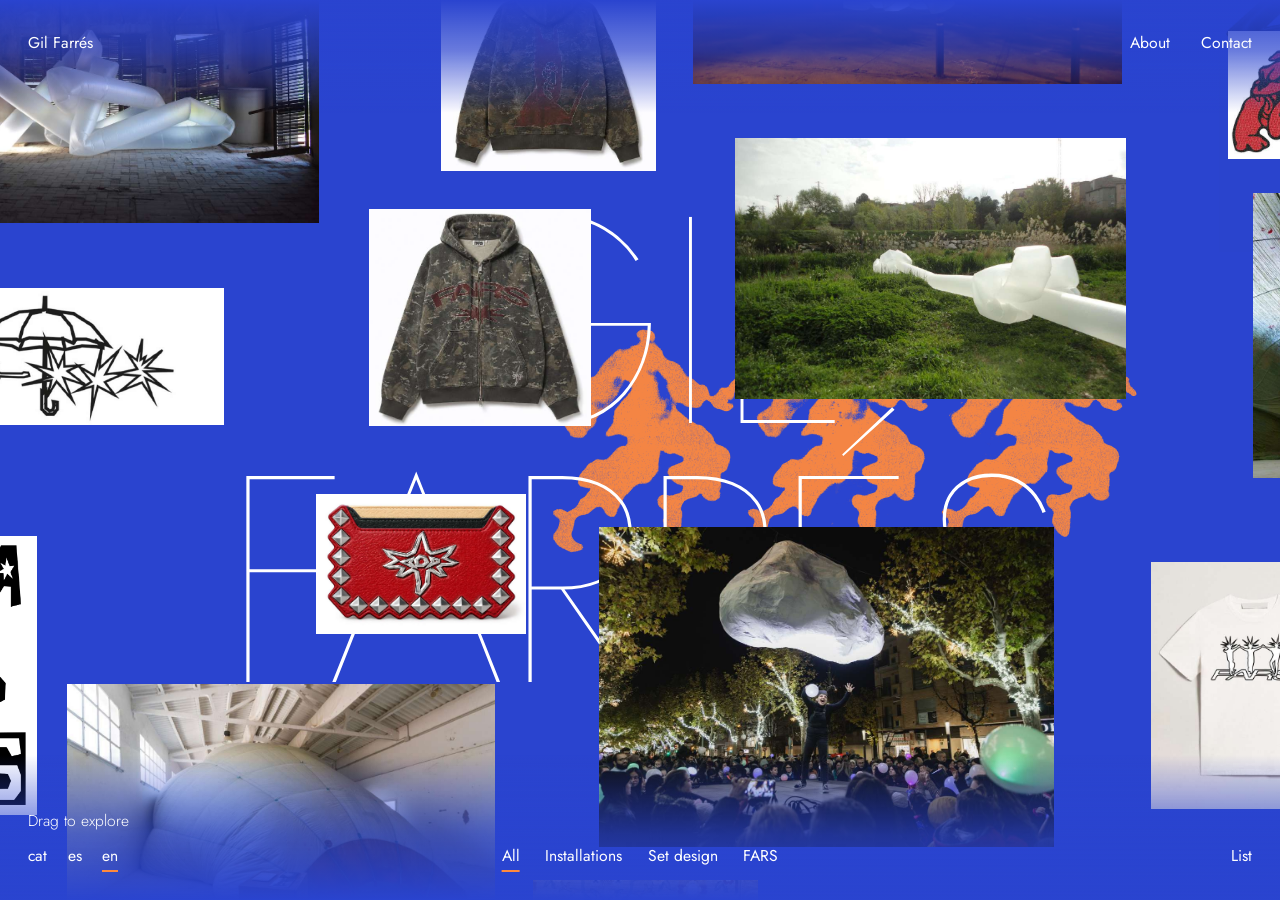
<file: docs/index.html>
<!doctype html>
<html lang="ca">
<head>
  <meta charset="utf-8">
  <meta name="viewport" content="width=device-width, initial-scale=1, viewport-fit=cover">
  <title>Gil Farrés · Taller</title>
  <meta name="description" content="Taula de treball de Gil Farrés: instal·lacions, escenografia i la marca FARS.">
  <meta name="robots" content="noindex, nofollow">
  <meta name="theme-color" content="#2a44cf">
  <link rel="icon" href="assets/favicon.svg" type="image/svg+xml">
  <link rel="preload" href="assets/fonts/jost-latin-wght-normal.woff2" as="font" type="font/woff2" crossorigin>
  <link rel="stylesheet" href="assets/css/base.css">
  <link rel="stylesheet" href="assets/css/viewer.css">
  <link rel="stylesheet" href="assets/css/taller.css">
  <!-- Ordre important: data.js crea GIL i comença a descarregar el contingut (docs/content/*.json);
       i18n.js hi afegeix l'idioma; taller.js espera GIL.ready i construeix la pàgina. -->
  <script src="assets/js/data.js"></script>
  <script src="assets/js/viewer.js"></script>
  <script src="assets/js/i18n.js" defer></script>
  <script src="assets/js/taller.js" defer></script>
</head>
<body data-view="canvas">
  <a class="skip-link" href="#llista" data-i18n="skip">Salta a la llista d’obres</a>

  <!-- Filtre SVG: converteix un dibuix negre sobre blanc en traç taronja transparent (capa d'accent del fons) -->
  <svg width="0" height="0" style="position:absolute" aria-hidden="true" focusable="false">
    <!-- La regió del filtre = la caixa de la imatge. Per defecte s'estén un 10 % més i, com que la fórmula
         converteix el «negre transparent» en taronja opac, apareixien franges massisses a les vores. -->
    <filter id="tint-orange" x="0" y="0" width="100%" height="100%" color-interpolation-filters="sRGB">
      <feColorMatrix type="matrix" values="0 0 0 0 1   0 0 0 0 0.541   0 0 0 0 0.239   -0.2976 -1.0013 -0.1011 0 1.25"/>
    </filter>
  </svg>

  <h1 class="wordmark">
    <span>GIL</span>
    <span>FARRÉS</span>
  </h1>

  <!-- El taulell: dues capes que es mouen a velocitats diferents.
       La del fons és germana (no filla) perquè el multiply es fongui amb el blau i amb el nom. -->
  <div class="world world--back" aria-hidden="true">
    <div class="layer" id="layer-back"></div>
  </div>
  <div class="world world--accent" aria-hidden="true">
    <div class="layer" id="layer-accent"></div>
  </div>
  <div class="world" id="world" data-i18n-aria="world_aria" aria-label="Taula de treball. Arrossega per explorar les obres.">
    <div class="layer" id="layer-main"></div>
  </div>

  <header class="ui ui--top">
    <button class="ui__home" type="button" id="home">Gil Farrés</button>
    <nav class="ui__nav" data-i18n-aria="nav_aria" aria-label="Informació">
      <button type="button" id="open-about" data-i18n="about">Sobre mi</button>
      <a href="mailto:gilfarres@gmail.com" data-i18n="contact">Contacte</a>
    </nav>
  </header>

  <div class="ui ui--bottom">
    <!-- Abaix a l'esquerra: idioma (en contrapunt al botó Llista/Taulell de la dreta) -->
    <div class="ui__left">
      <p class="hint" id="hint" data-i18n="hint">Arrossega per explorar</p>
      <!-- El nom visible és el codi curt; el nom accessible és l'idioma sencer (comença igual: «Català», «Español», «English») -->
      <div class="langs" role="group" data-i18n-aria="lang_aria" aria-label="Llengua">
        <button type="button" data-lang="ca" lang="ca" aria-label="Català" aria-pressed="true">cat</button>
        <button type="button" data-lang="es" lang="es" aria-label="Español" aria-pressed="false">es</button>
        <button type="button" data-lang="en" lang="en" aria-label="English" aria-pressed="false">en</button>
      </div>
    </div>
    <div class="filters" role="group" data-i18n-aria="filters_aria" aria-label="Filtra les obres" id="filters"></div>
    <button class="viewtoggle" type="button" id="viewtoggle" aria-pressed="false">Llista</button>
  </div>

  <!-- Vista alternativa en llista (teclat, lectors de pantalla, moviment reduït) -->
  <main class="list" id="llista" hidden></main>

  <dialog class="about" id="about" aria-labelledby="about-t"></dialog>

  <!-- Sense JavaScript no hi ha selector d'idioma: el missatge surt en els tres -->
  <noscript><p style="position:fixed;inset:auto 1rem 1rem;color:#fff">Aquest web necessita JavaScript per mostrar les obres. · Esta web necesita JavaScript para mostrar las obras. · This site needs JavaScript to show the works.</p></noscript>
</body>
</html>
</file>
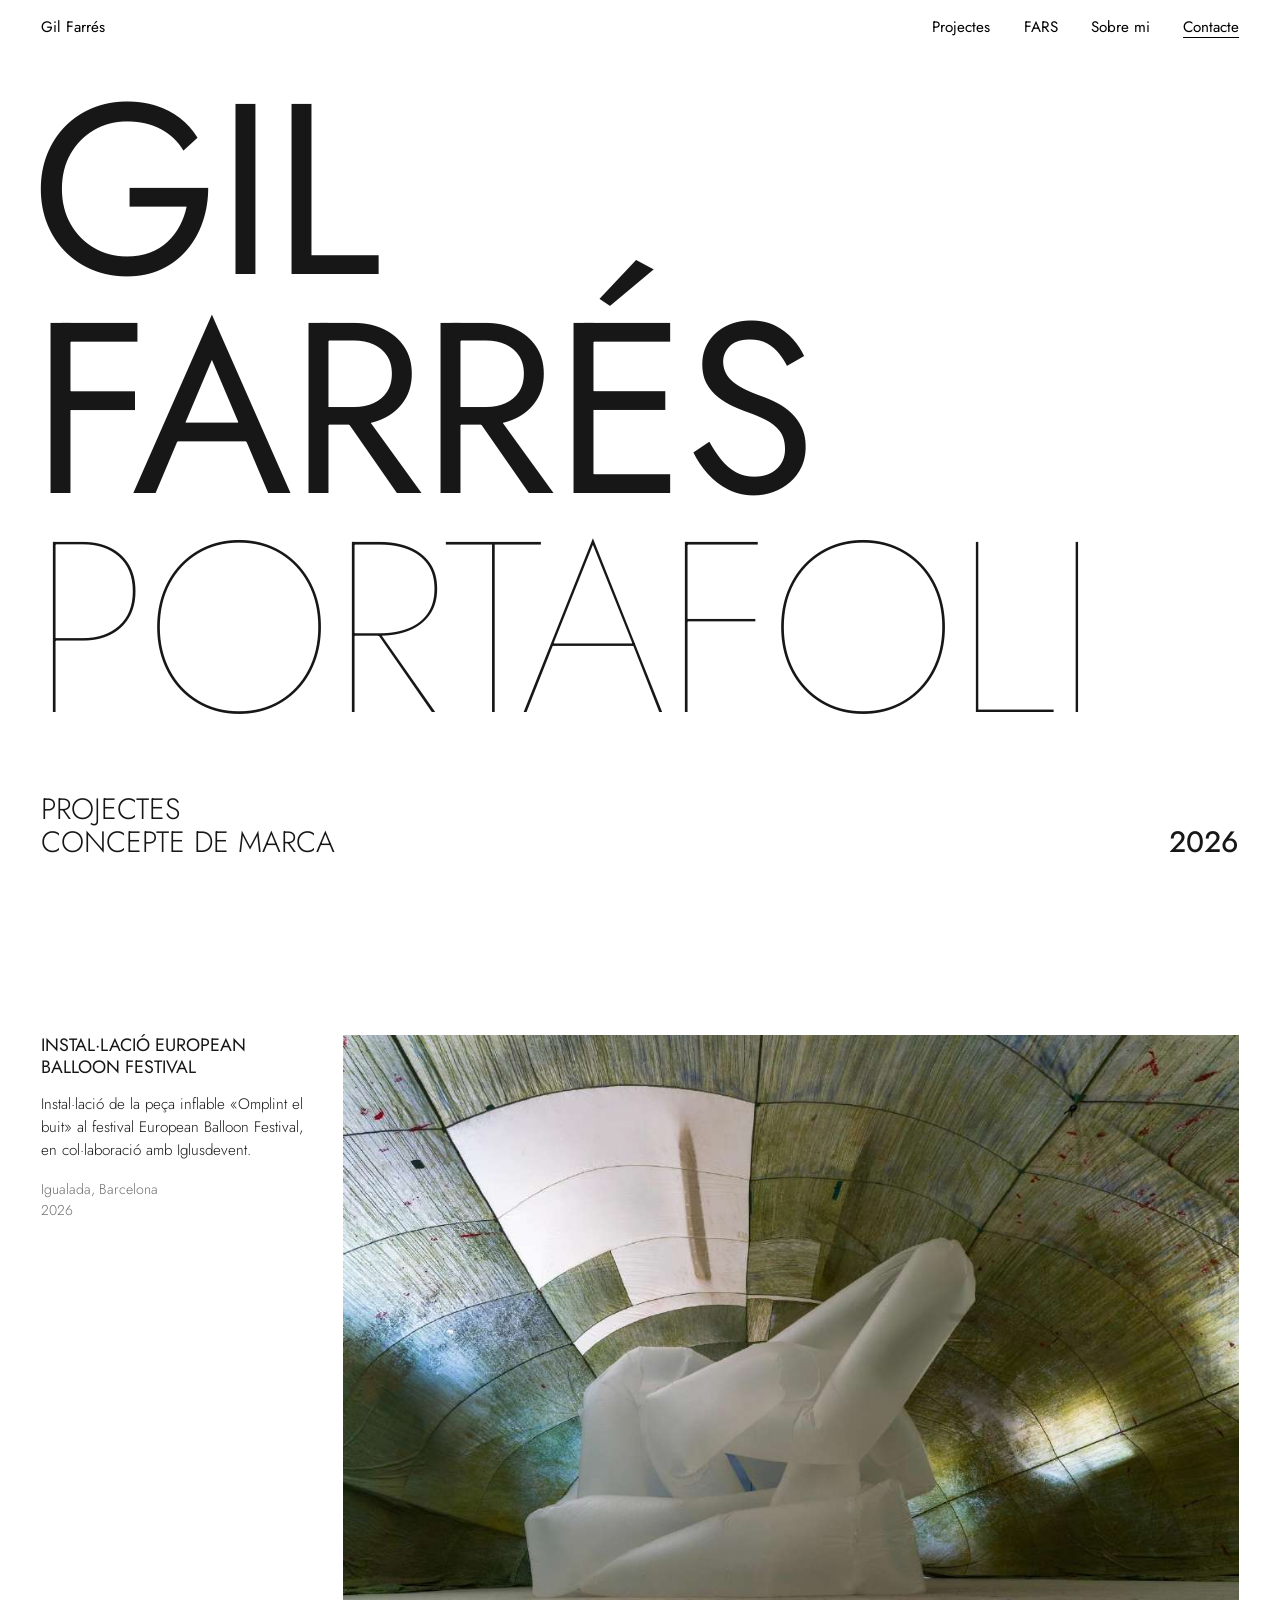
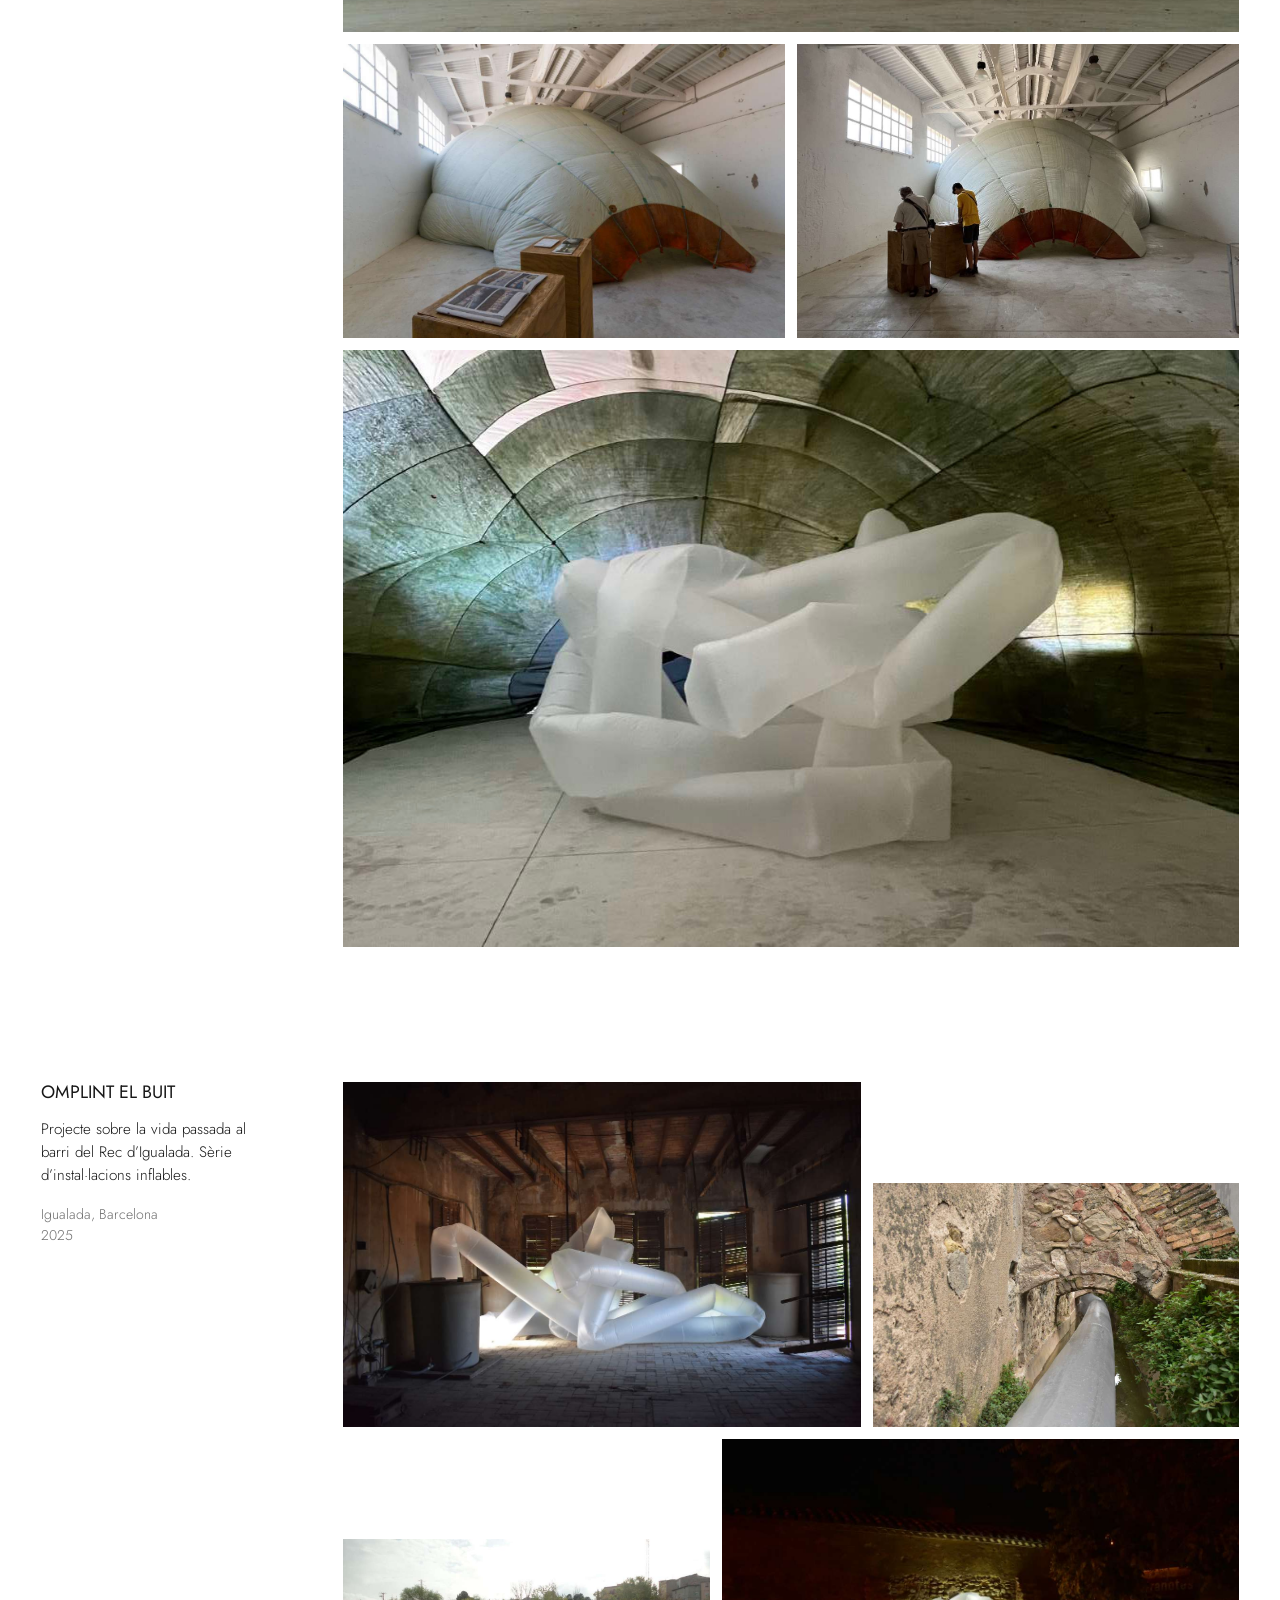
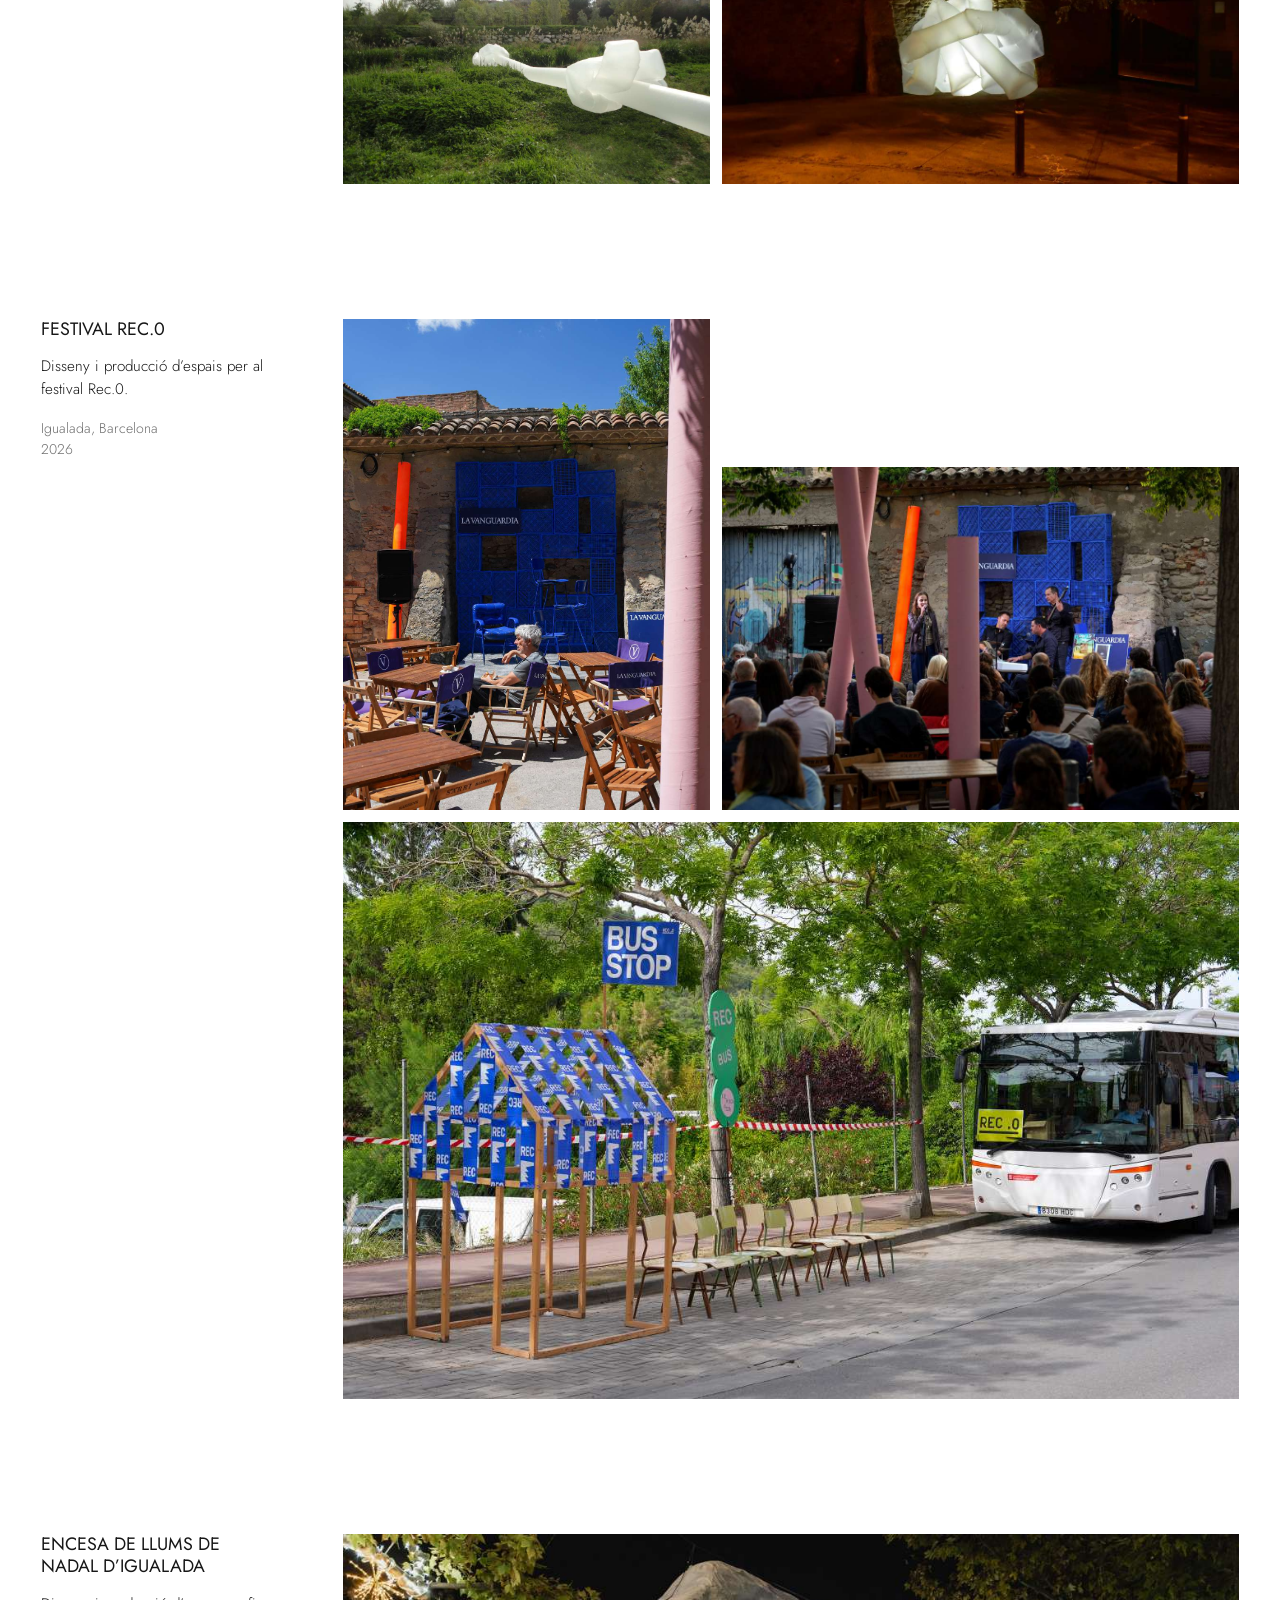
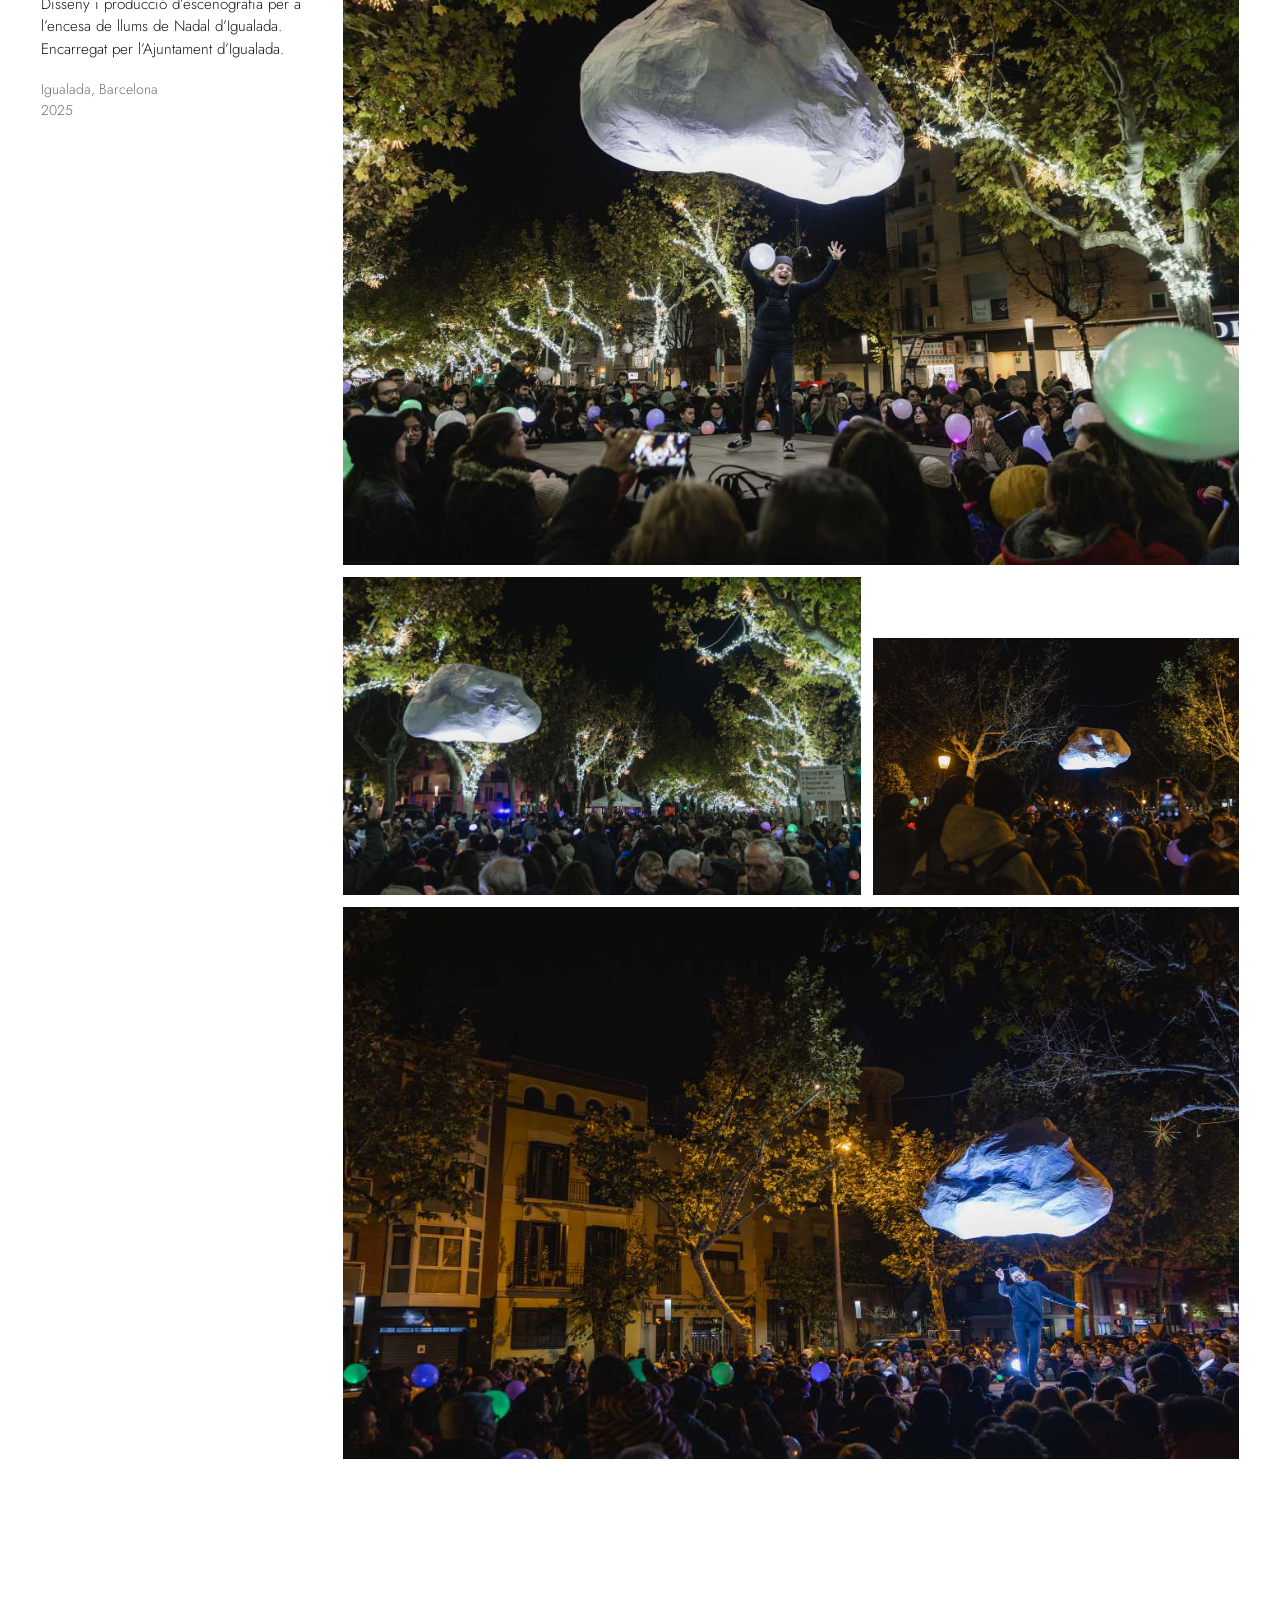
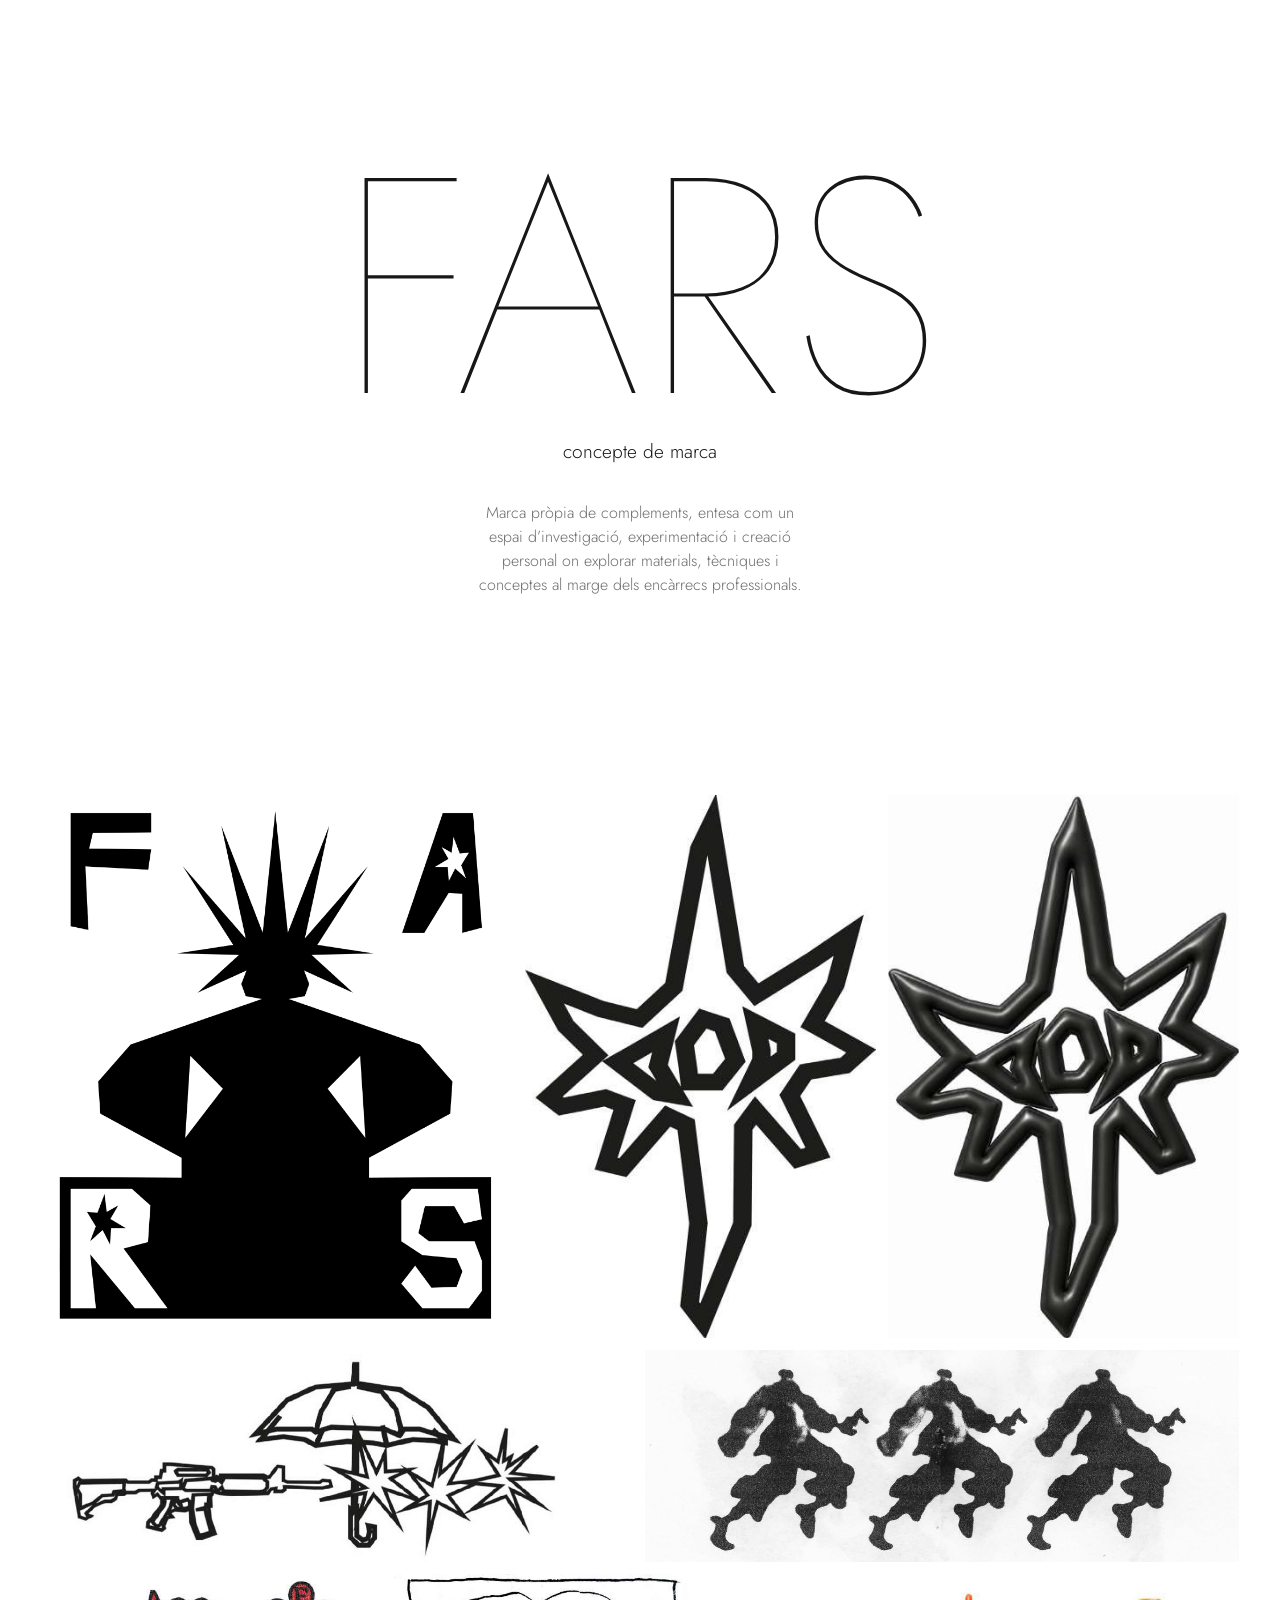
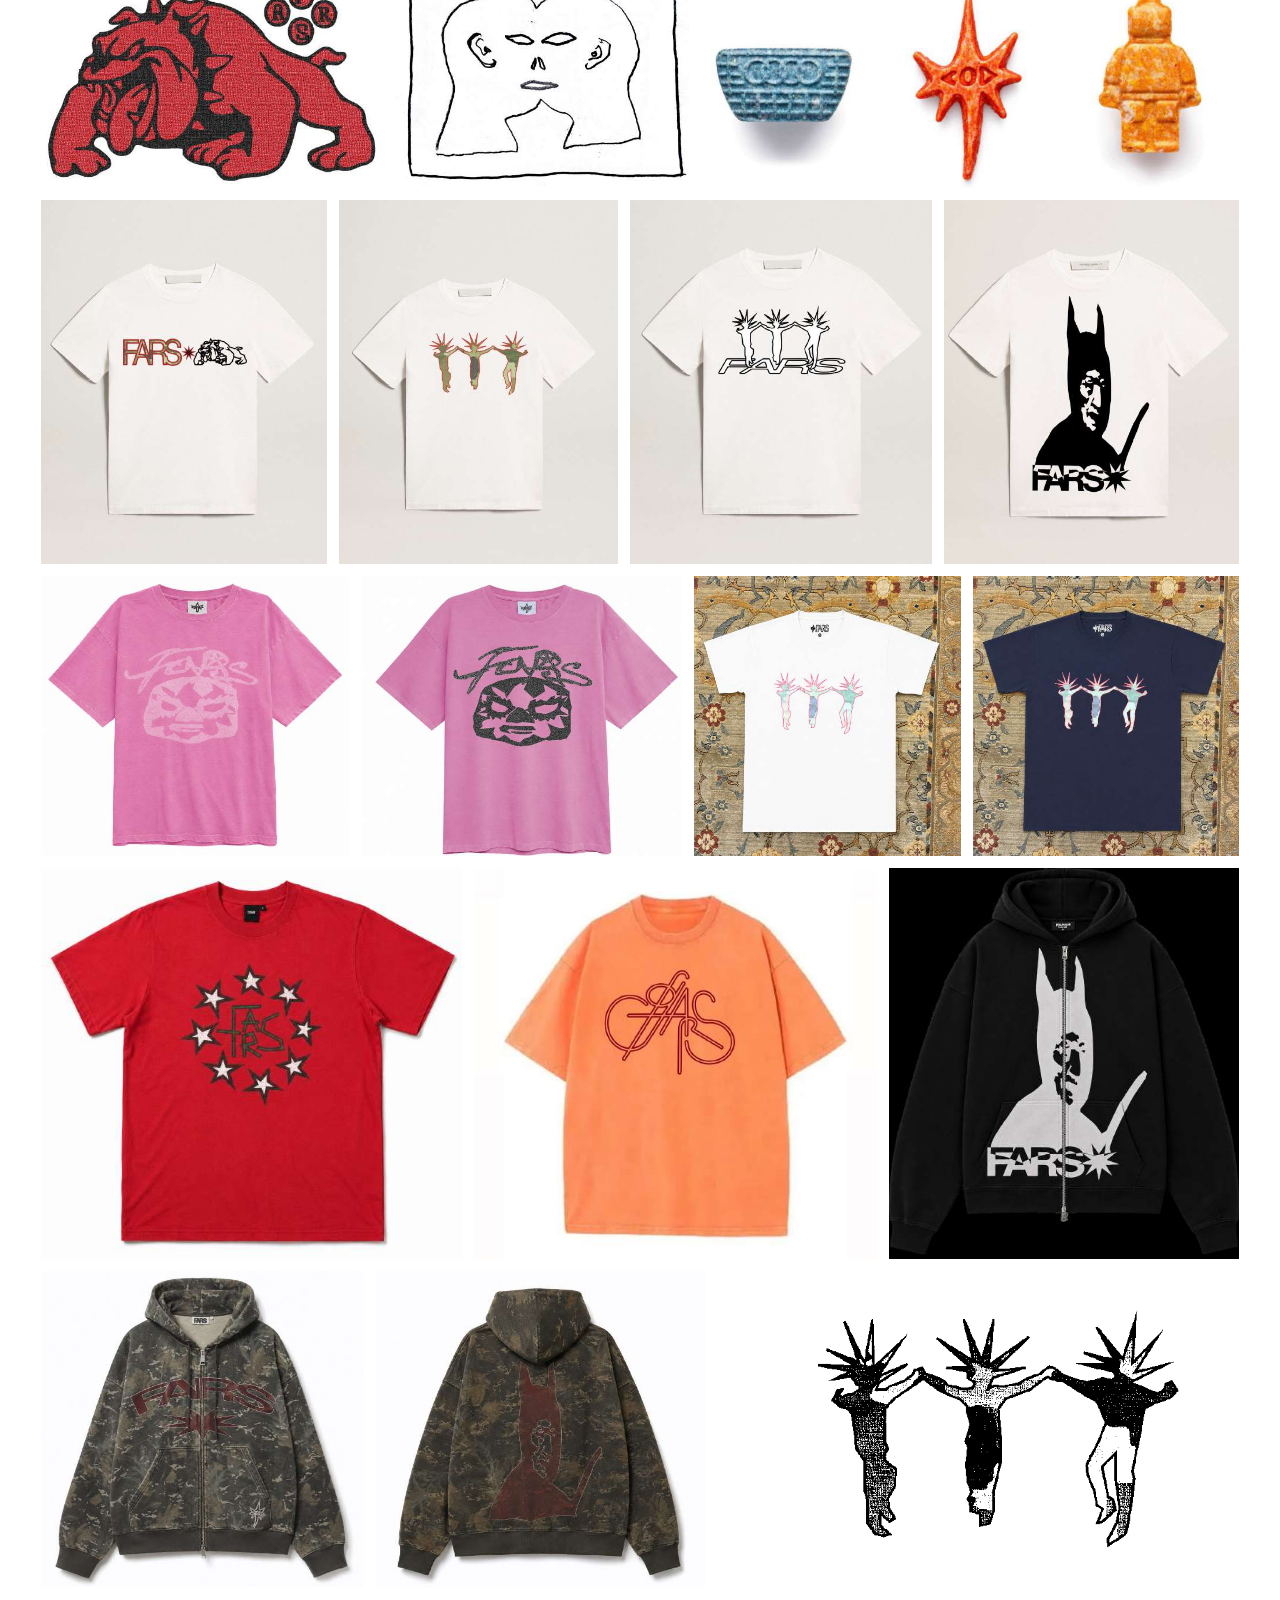
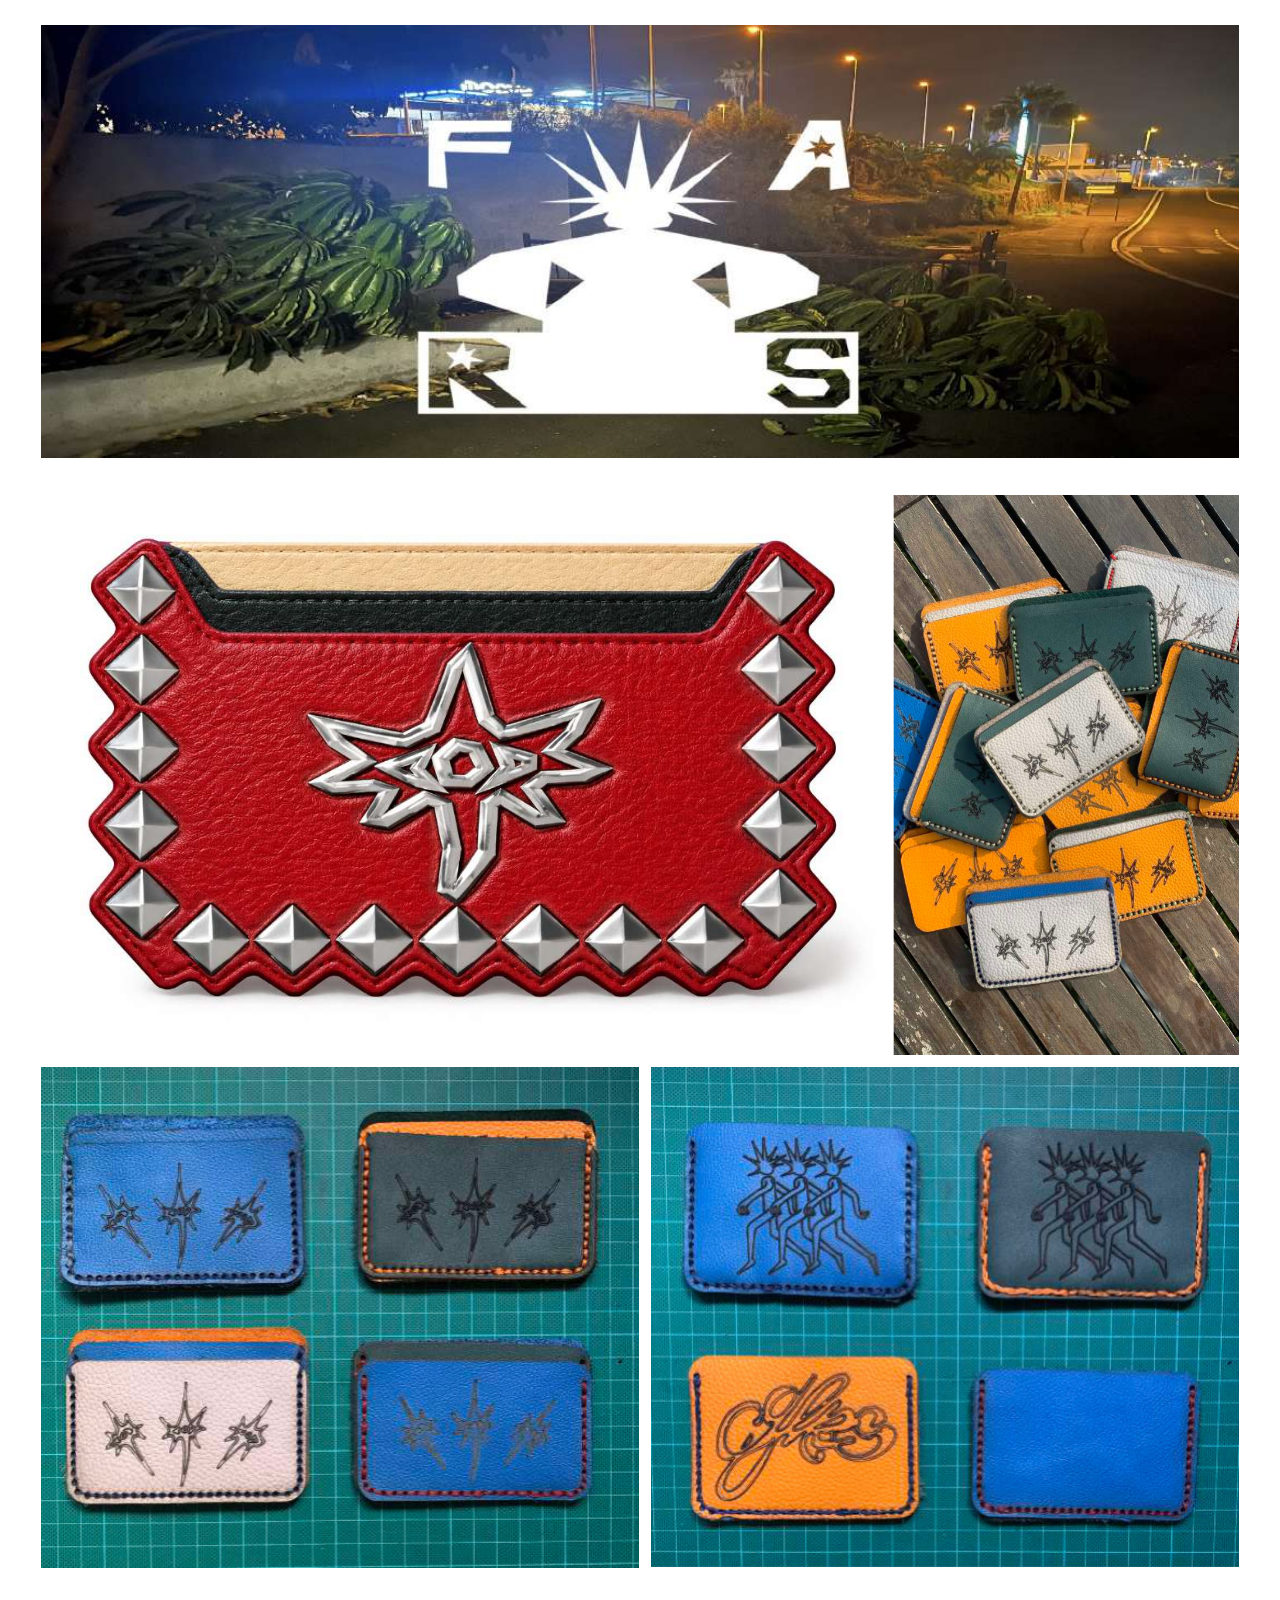
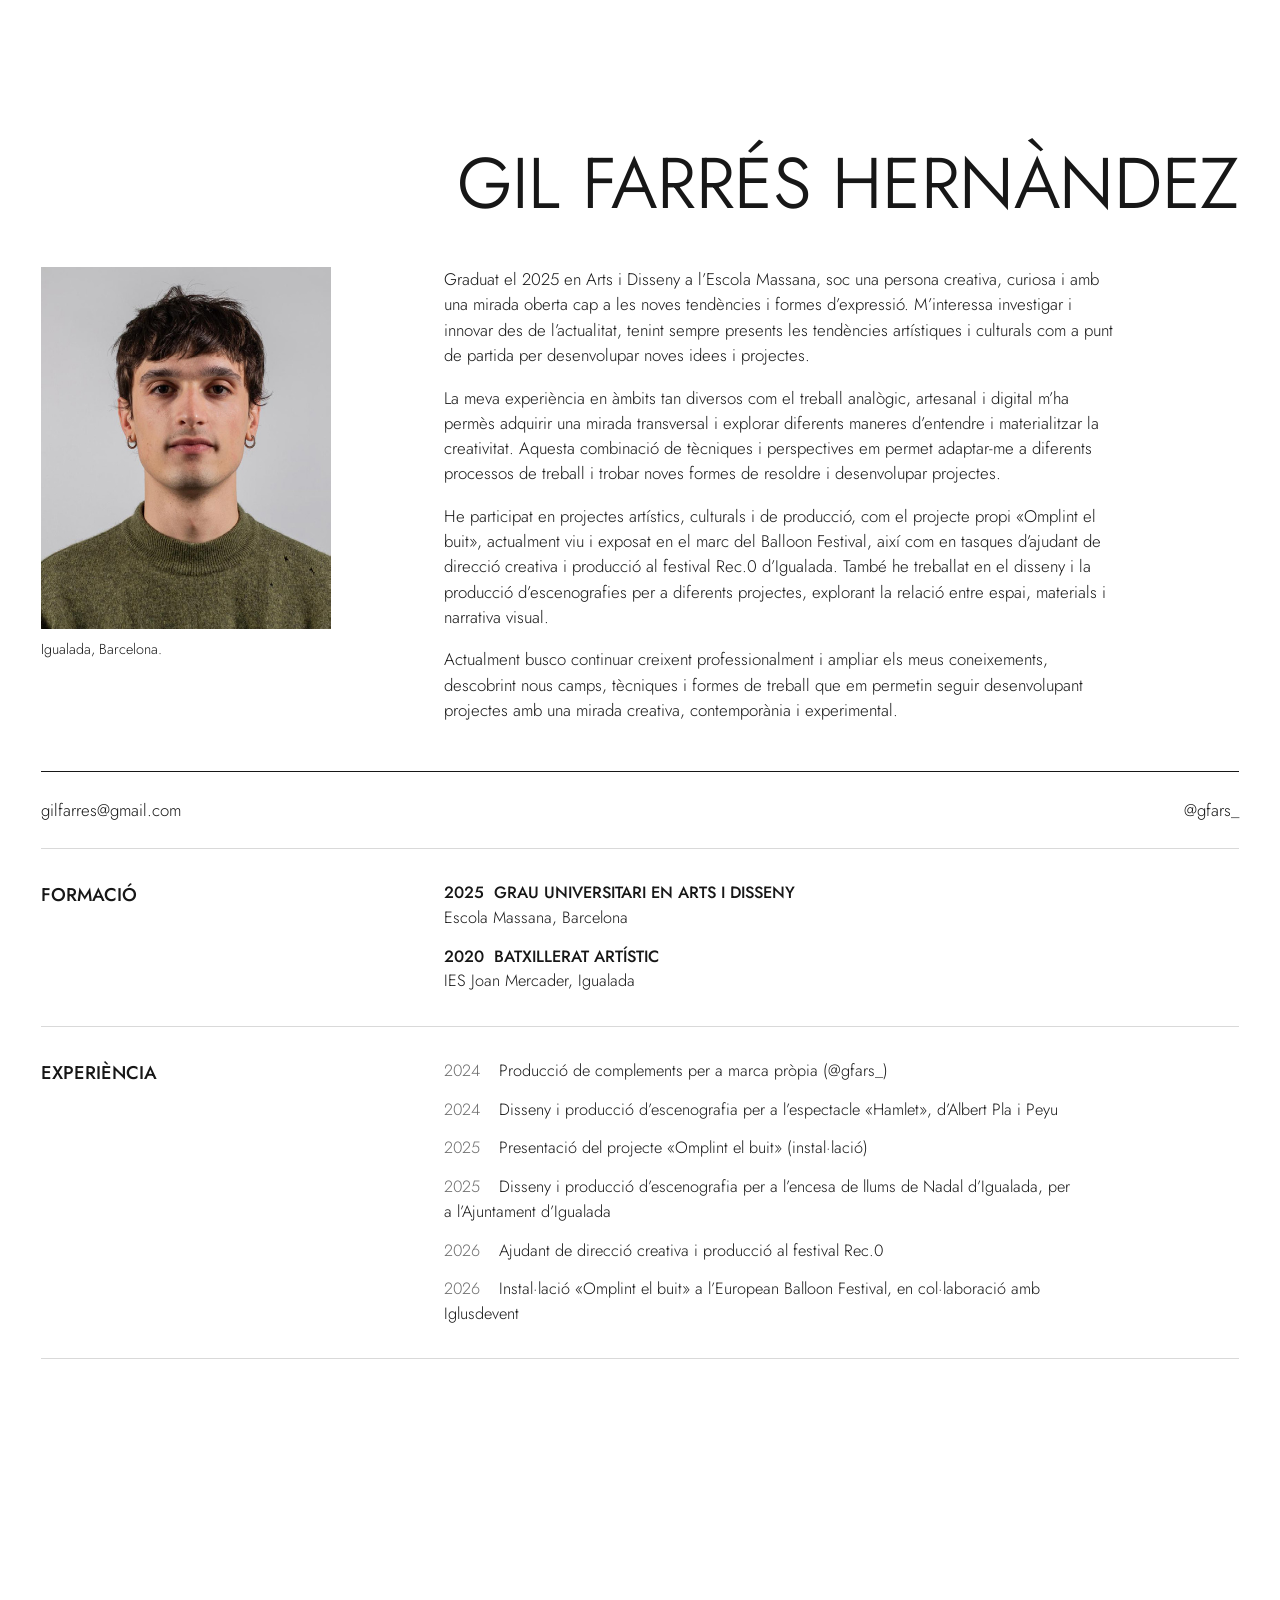
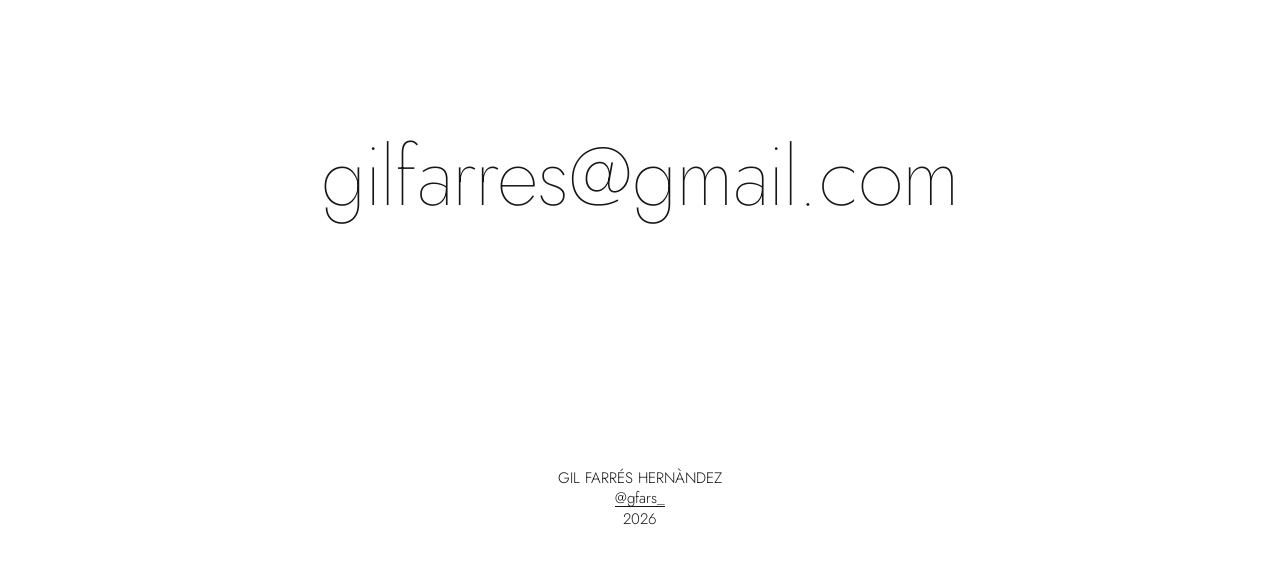
<file: docs/paper/index.html>
<!doctype html>
<html lang="ca">
<head>
  <meta charset="utf-8">
  <meta name="viewport" content="width=device-width, initial-scale=1">
  <title>Gil Farrés · Portafoli 2026</title>
  <meta name="description" content="Portafoli de Gil Farrés: instal·lacions, escenografia i la marca FARS.">
  <meta name="robots" content="noindex, nofollow">
  <meta name="theme-color" content="#ffffff">
  <link rel="icon" href="../assets/favicon.svg" type="image/svg+xml">
  <link rel="preload" href="../assets/fonts/jost-latin-wght-normal.woff2" as="font" type="font/woff2" crossorigin>
  <link rel="stylesheet" href="../assets/css/base.css">
  <link rel="stylesheet" href="paper.css">
  <script src="../assets/js/works.js"></script>
  <script src="paper.js" defer></script>
</head>
<body>
  <a class="skip-link" href="#projectes">Salta al contingut</a>

  <header class="bar">
    <a class="bar__name" href="#inici">Gil Farrés</a>
    <nav class="bar__nav" aria-label="Seccions">
      <a href="#projectes">Projectes</a>
      <a href="#fars">FARS</a>
      <a href="#sobre">Sobre mi</a>
      <a href="#contacte">Contacte</a>
    </nav>
  </header>

  <main id="inici">
    <section class="cover" aria-labelledby="titol">
      <h1 id="titol">
        <span>GIL</span>
        <span>FARRÉS</span>
        <span class="cover__thin">PORTAFOLI</span>
      </h1>
      <p class="cover__foot">
        <span>PROJECTES<br>CONCEPTE DE MARCA</span>
        <span class="cover__year">2026</span>
      </p>
    </section>

    <div id="projectes"></div>
    <section id="fars" class="fars" aria-labelledby="fars-titol"></section>
    <section id="sobre" class="about" aria-labelledby="sobre-titol"></section>
    <section id="contacte" class="contact" aria-labelledby="contacte-titol"></section>
  </main>

  <noscript><p style="padding:2rem">Aquest web necessita JavaScript per mostrar els projectes.</p></noscript>
</body>
</html>
</file>
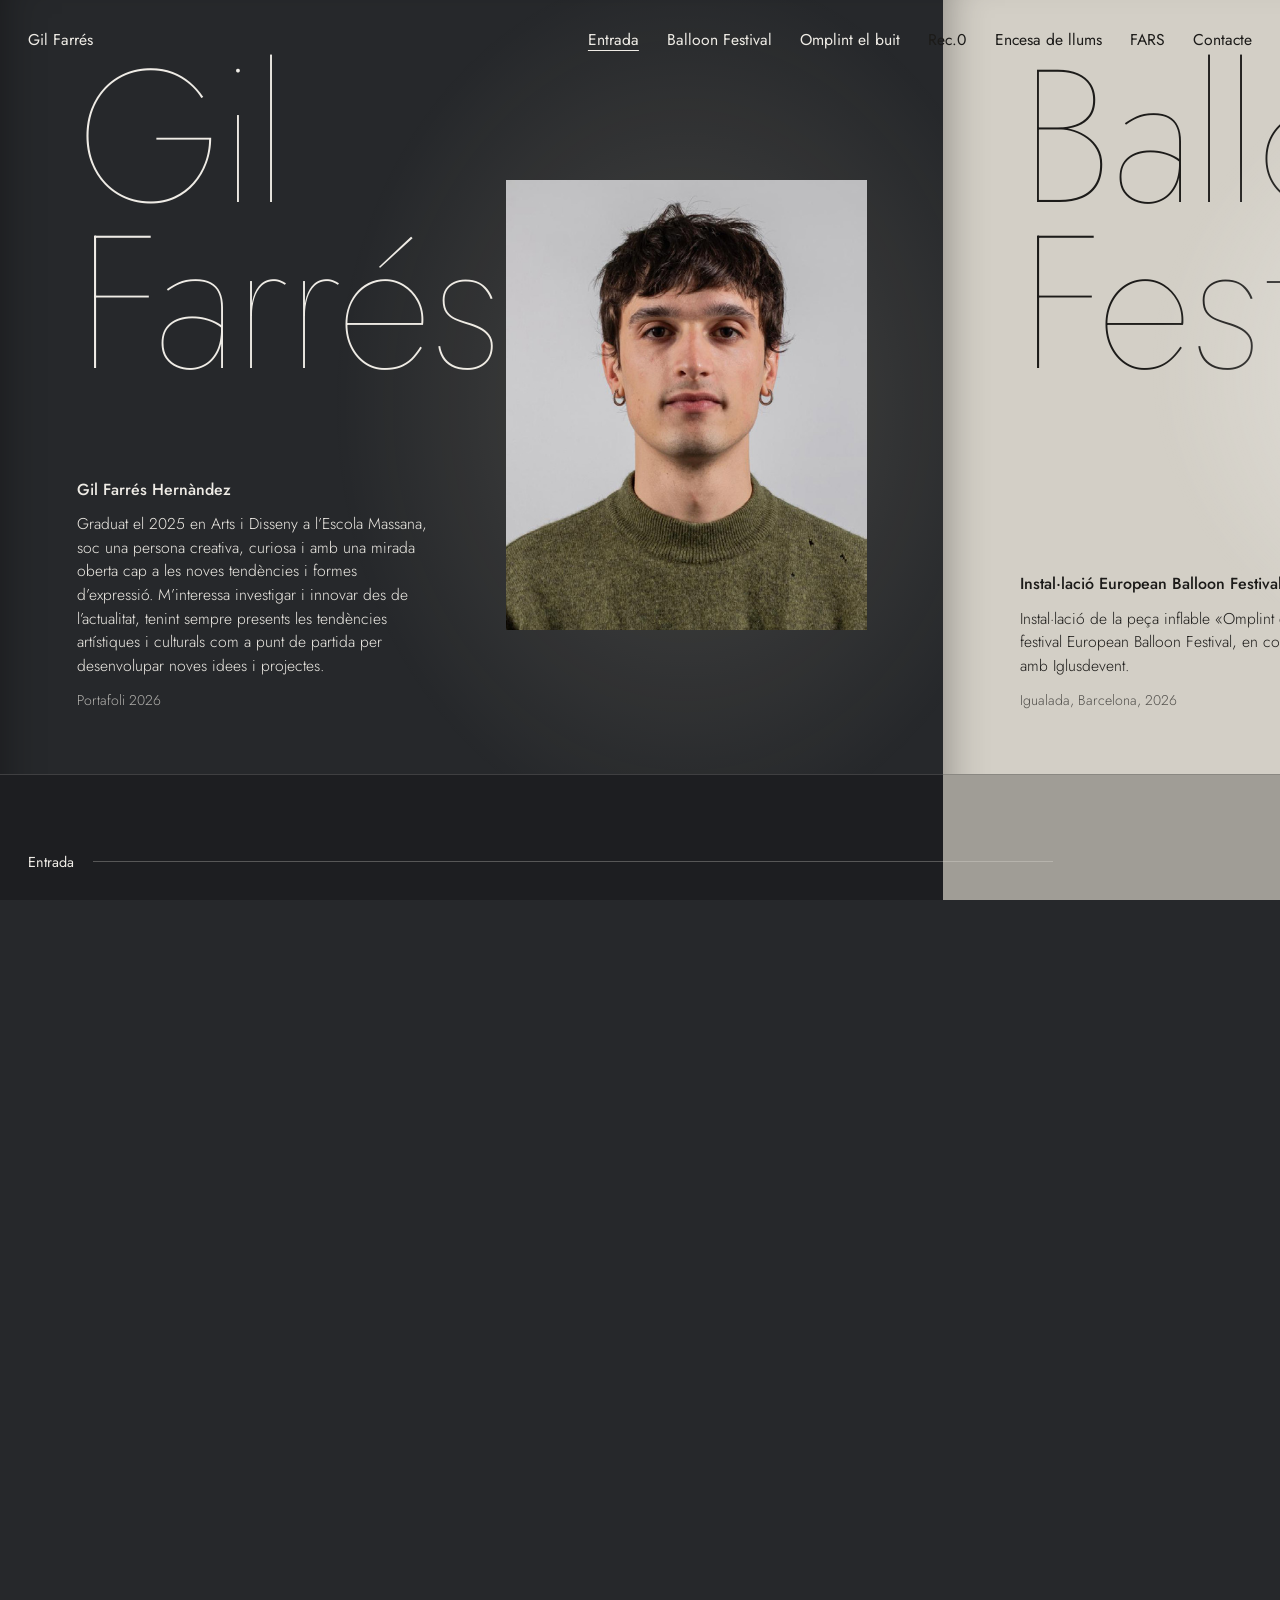
<file: docs/sala/index.html>
<!doctype html>
<html lang="ca">
<head>
  <meta charset="utf-8">
  <meta name="viewport" content="width=device-width, initial-scale=1, viewport-fit=cover">
  <title>Gil Farrés · Sala</title>
  <meta name="description" content="Recorregut per l’obra de Gil Farrés: instal·lacions, escenografia i la marca FARS.">
  <meta name="robots" content="noindex, nofollow">
  <meta name="theme-color" content="#26282b">
  <link rel="icon" href="../assets/favicon.svg" type="image/svg+xml">
  <link rel="preload" href="../assets/fonts/jost-latin-wght-normal.woff2" as="font" type="font/woff2" crossorigin>
  <link rel="stylesheet" href="../assets/css/base.css">
  <link rel="stylesheet" href="../assets/css/viewer.css">
  <link rel="stylesheet" href="sala.css">
  <script src="../assets/js/works.js"></script>
  <script src="../assets/js/viewer.js"></script>
  <script src="sala.js" defer></script>
</head>
<body>
  <a class="skip-link" href="#sales">Salta a les sales</a>

  <header class="bar">
    <a class="bar__brand" href="#entrada" data-room="entrada">Gil Farrés</a>
    <details class="menu" id="menu">
      <summary>Sales</summary>
      <nav aria-label="Sales" id="nav"></nav>
    </details>
  </header>

  <main class="walk" id="sales">
    <div class="stage">
      <div class="track" id="track"></div>
    </div>
  </main>

  <footer class="hud" aria-hidden="true">
    <p class="hud__now" id="now">Entrada</p>
    <div class="hud__line"><span id="bar"></span></div>
    <p class="hud__hint" id="hint">Desplaça’t per recórrer la sala</p>
  </footer>

  <noscript><p style="position:fixed;inset:auto 1rem 1rem;color:#fff">Aquest web necessita JavaScript per mostrar les sales.</p></noscript>
</body>
</html>
</file>
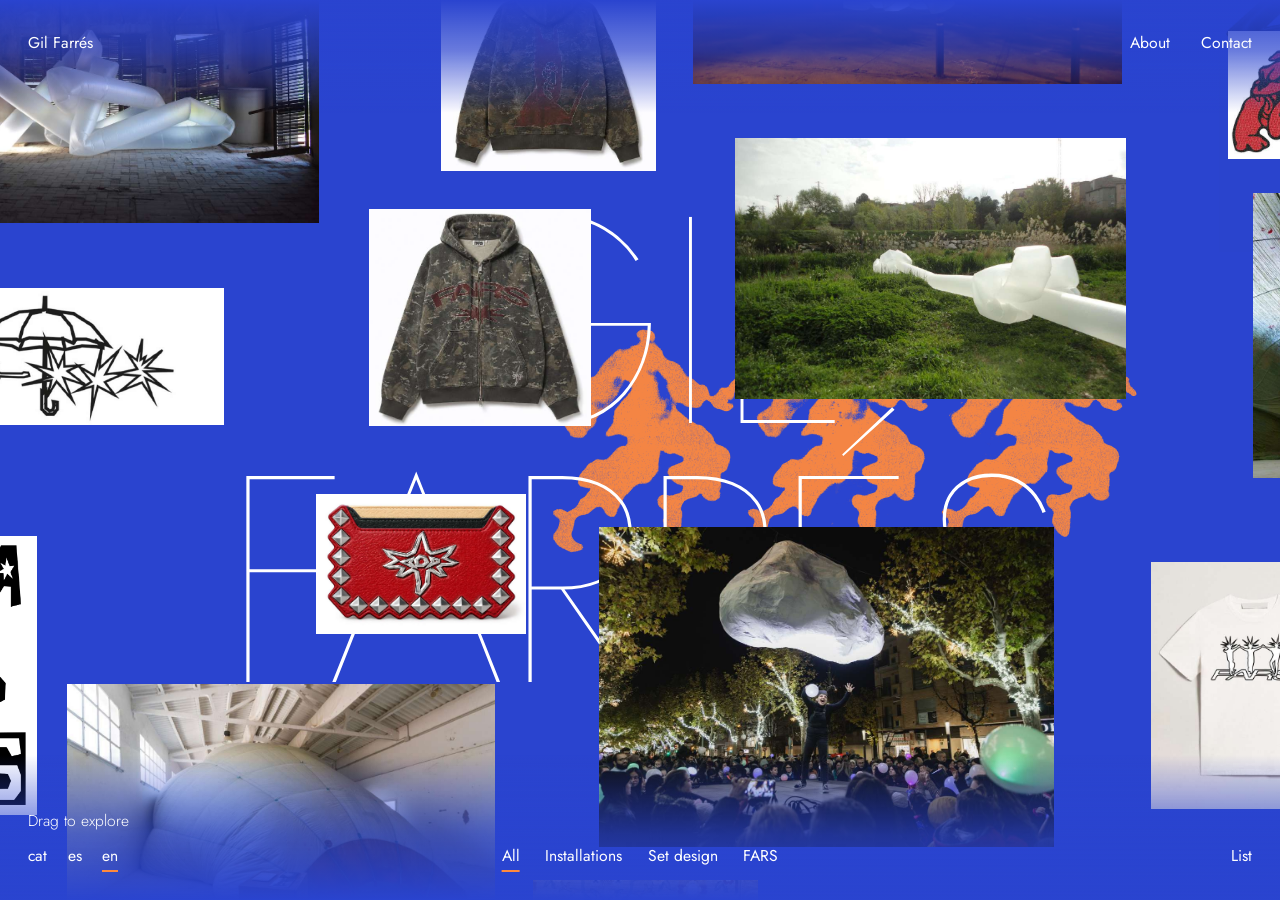
<file: docs/taller/index.html>
<!doctype html>
<html lang="ca">
<head>
  <meta charset="utf-8">
  <title>Gil Farrés</title>
  <meta name="robots" content="noindex, nofollow">
  <!-- Taller ja és la pàgina principal. Aquesta adreça antiga redirigeix a l'arrel i conserva ?lang= i #. -->
  <script>location.replace('../' + location.search + location.hash);</script>
  <meta http-equiv="refresh" content="0; url=../">
</head>
<body>
  <p><a href="../">Gil Farrés</a></p>
</body>
</html>
</file>
<file: docs/assets/css/base.css>
/*
  Base comuna a les tres propostes: tipografia autoallotjada, reinici mínim i qualitat bàsica
  (focus visible, moviment reduït). Cada proposta defineix el seu propi disseny a la seva carpeta.

  Tipografia: Jost (SIL Open Font License), una geomètrica propera a l'ITC Avant Garde Gothic del portafoli.
  Si Gil té Adobe Creative Cloud es pot carregar la font original amb Adobe Fonts (cal revisar la llicència web).
*/
@font-face {
  font-family: 'Jost';
  src: url('../fonts/jost-latin-wght-normal.woff2') format('woff2-variations'),
       url('../fonts/jost-latin-wght-normal.woff2') format('woff2');
  font-weight: 100 900;
  font-style: normal;
  font-display: swap;
}

*, *::before, *::after { box-sizing: border-box; }

html {
  -webkit-text-size-adjust: 100%;
  text-size-adjust: 100%;
  hanging-punctuation: first last;
}

body {
  margin: 0;
  font-family: 'Jost', 'Avenir Next', 'Century Gothic', 'Segoe UI', system-ui, sans-serif;
  font-kerning: normal;
  text-rendering: optimizeLegibility;
  -webkit-font-smoothing: antialiased;
  -moz-osx-font-smoothing: grayscale;
}

img, picture, video, canvas, svg { display: block; max-width: 100%; }
img { height: auto; }

h1, h2, h3, p, figure, ul, ol, dl, dd { margin: 0; }
ul, ol { padding: 0; list-style: none; }

button { font: inherit; color: inherit; background: none; border: 0; padding: 0; cursor: pointer; }
a { color: inherit; text-decoration-thickness: .06em; text-underline-offset: .22em; }

:focus-visible {
  outline: 2px solid currentColor;
  outline-offset: 3px;
}

.visually-hidden {
  position: absolute !important;
  width: 1px; height: 1px;
  margin: -1px; padding: 0; border: 0;
  overflow: hidden;
  clip-path: inset(50%);
  white-space: nowrap;
}

.skip-link {
  position: fixed; left: 1rem; top: -4rem; z-index: 1000;
  padding: .6rem 1rem; background: #fff; color: #111;
  transition: top .2s;
}
.skip-link:focus { top: 1rem; }
</file>
<file: docs/assets/css/viewer.css>
/* Visor d'imatge ampliada (compartit per Taller i Sala). Es pot tematitzar amb --viewer-bg / --viewer-ink. */
.viewer {
  position: fixed; inset: 0;
  width: 100%; height: 100%;
  max-width: none; max-height: none;
  margin: 0; padding: 0; border: 0;
  background: var(--viewer-bg, #101010);
  color: var(--viewer-ink, #f3f1ec);
  font-family: inherit;
  overscroll-behavior: contain;
}
.viewer[open] { display: grid; grid-template-rows: minmax(0, 1fr) auto; }
.viewer::backdrop { background: var(--viewer-bg, #101010); }

.viewer__stage {
  min-height: 0;
  display: flex; align-items: center; justify-content: center;
  padding: clamp(1rem, 4vw, 3rem) clamp(1rem, 4vw, 3rem) 0;
  touch-action: pan-y pinch-zoom;
}
/* La imatge ocupa tot l'espai disponible (viewer.js limita l'ampliació a 1,8× la mida original) */
.viewer__img {
  width: 100%; height: 100%;
  object-fit: contain;
  transition: opacity .28s ease;
}
.viewer__img.is-swapping { opacity: 0; }

.viewer__bar {
  display: flex; flex-wrap: wrap; gap: 1rem 2rem;
  align-items: flex-end; justify-content: space-between;
  padding: 1.1rem clamp(1rem, 4vw, 3rem) 1.3rem;
  font-size: .95rem; line-height: 1.4; font-weight: 300;
}
.viewer__cap { max-width: 58ch; }
.viewer__title { font-weight: 500; }
.viewer__meta { opacity: .72; }
.viewer__text { margin-top: .35rem; opacity: .85; }

.viewer__nav { display: flex; gap: 1.6rem; font-weight: 400; }
.viewer__nav button { padding: .35rem 0; border-bottom: 1px solid transparent; }
.viewer__nav button:hover { border-bottom-color: var(--viewer-accent, currentColor); }
.viewer :focus-visible { outline-color: var(--viewer-accent, currentColor); }
.viewer__nav button[disabled] { opacity: .3; pointer-events: none; }

/* Transició de la foto cap al visor (només si el navegador suporta View Transitions) */
::view-transition-group(viewer-img) {
  animation-duration: .5s;
  animation-timing-function: cubic-bezier(.2, .75, .15, 1);
}
::view-transition-old(viewer-img),
::view-transition-new(viewer-img) { height: 100%; object-fit: contain; }

@media (prefers-reduced-motion: reduce) {
  .viewer__img { transition: none; }
  ::view-transition-group(*) { animation-duration: .001s !important; }
}
</file>
<file: docs/assets/css/taller.css>
/*
  Proposta 2 · Taller
  Una taula de treball infinita en blau cobalt (el de les caixes de Rec.0). Les obres es poden arrossegar
  en totes direccions; el nom queda fix al fons. Un sol gest: el taulell amb inèrcia i dues profunditats.
*/
:root {
  --cobalt: #2a44cf;
  --cobalt-deep: #1d33ad;
  --on: #ffffff;
  /* Accent: el taronja de la columna de Rec.0 i de les seves samarretes, una mica més clar perquè
     tingui ≥ 3:1 de contrast sobre el blau (línies i anells de focus). El text sobre taronja va en blau marí (7:1). */
  --orange: #ff8a3d;
  --navy: #0d1650;
  --margin: clamp(14px, 2.2vw, 32px);
  --viewer-bg: var(--cobalt-deep);
  --viewer-ink: #ffffff;
  --viewer-accent: var(--orange);
}
::selection { background: var(--orange); color: var(--navy); }

html { background: var(--cobalt); color: var(--on); }
body {
  min-height: 100svh;
  background: var(--cobalt);
  color: var(--on);
  font-weight: 300;
  /* La pàgina mai fa scroll (ni al taulell ni a la llista): la llista té el seu propi contenidor amb scroll.
     Així la pàgina no guanya ni perd barra en canviar de vista i res de l'interfície es belluga. */
  overflow: hidden;
  overscroll-behavior: none;
}

/* Missatge si el contingut no es pot carregar (content/*.json) */
.load-error { position: fixed; inset: 0; z-index: 10; display: grid; place-content: center; padding: 2rem; text-align: center; font-size: 1.15rem; max-width: 36rem; margin: auto; }
body[data-view="error"] .ui, body[data-view="error"] .world, body[data-view="error"] .wordmark { display: none; }

/* ───── El nom, fix al fons ───── */
/* Capes (de baix a dalt): dibuixos del fons (z 1) · el nom (z 2, abans al DOM) · fotos (z 2, després al DOM) */
.wordmark {
  position: fixed; inset: 0; z-index: 2;
  display: grid; place-content: center; text-align: center;
  font-size: min(23vw, 36svh);
  font-weight: 100; line-height: .88; letter-spacing: -.01em;
  pointer-events: none; user-select: none;
}
.wordmark span { display: block; }
body[data-view="list"] .wordmark { display: none; }

/* ───── Taulell ───── */
.world {
  position: fixed; inset: 0; z-index: 2;
  overflow: hidden;
  cursor: grab;
  touch-action: none;
  user-select: none; -webkit-user-select: none;
  animation: arriba 1.5s cubic-bezier(.16, .8, .2, 1) both;
}
.world.is-dragging { cursor: grabbing; }
.world--back { z-index: 1; pointer-events: none; mix-blend-mode: multiply; cursor: auto; }
/* capa d'accent: mateixa profunditat que el fons, però sense multiply (el taronja no es fon amb el blau) */
.world--accent { z-index: 1; pointer-events: none; cursor: auto; }
body[data-view="list"] .world { display: none; }

@keyframes arriba {
  from { opacity: 0; transform: scale(.66); }
  35%  { opacity: 1; }
  to   { opacity: 1; transform: scale(1); }
}

.layer { position: absolute; inset: 0; will-change: transform; }
.tile { position: absolute; }

.piece {
  position: absolute;
  display: block; padding: 0;
  cursor: inherit;
  transition: opacity .45s ease, filter .45s ease, transform .5s cubic-bezier(.2, .8, .2, 1);
  -webkit-tap-highlight-color: transparent;
}
.piece img { width: 100%; height: auto; pointer-events: none; -webkit-user-drag: none; }
.piece:hover, .piece:focus-visible, .piece.is-focus { transform: scale(1.035); z-index: 3; }
.piece:focus-visible, .piece.is-focus { outline: 3px solid var(--orange); outline-offset: 5px; }
.piece.is-dim { opacity: .14; filter: saturate(0); pointer-events: none; }

/* rètol que apareix en passar per sobre una obra: etiqueta taronja amb text blau marí */
.piece__cap {
  position: absolute; left: 0; top: 100%; margin-top: .6rem;
  padding: .3rem .6rem;
  background: var(--orange); color: var(--navy);
  font-size: .82rem; font-weight: 500; line-height: 1.2; white-space: nowrap;
  opacity: 0; transform: translateY(-3px);
  transition: opacity .25s ease, transform .25s ease;
  pointer-events: none;
}
.piece:hover .piece__cap, .piece:focus-visible .piece__cap, .piece.is-focus .piece__cap { opacity: 1; transform: none; }

/* capa del fons: grafisme FARS en negre; el multiply de .world--back el fon amb el blau */
.art { position: absolute; opacity: .7; pointer-events: none; }
.art img { width: 100%; height: auto; }
.art--orange { opacity: .95; }
.art--orange img { filter: url(#tint-orange); clip-path: inset(1px); }   /* 1px: evita una línia a la vora per l'antialiàsing */

/* ───── Interfície ───── */
.ui {
  position: fixed; left: 0; right: 0; z-index: 5;
  display: flex; justify-content: space-between; align-items: baseline; gap: 1.5rem;
  padding: var(--margin);
  font-size: .98rem; font-weight: 400;
  pointer-events: none;
}
.ui > *, .ui button, .ui a { pointer-events: auto; }
.ui--top { top: 0; padding-top: max(var(--margin), env(safe-area-inset-top)); }
.ui--bottom { bottom: 0; align-items: flex-end; padding-bottom: max(var(--margin), env(safe-area-inset-bottom)); }
/* degradat de blau a les vores perquè el text es llegeixi sobre qualsevol foto */
.ui::before {
  content: ''; position: absolute; inset: 0; z-index: -1; pointer-events: none;
}
.ui--top::before { background: linear-gradient(to bottom, var(--cobalt) 0%, color-mix(in srgb, var(--cobalt) 70%, transparent) 45%, transparent 100%); bottom: -1.6rem; }
.ui--bottom::before { background: linear-gradient(to top, var(--cobalt) 0%, color-mix(in srgb, var(--cobalt) 70%, transparent) 45%, transparent 100%); top: -1.6rem; }
/* a la llista, franja blava sòlida (el contingut passa per sota), sense tapar la barra de scroll */
body[data-view="list"] .ui::before { background: var(--cobalt); right: var(--sbw, 0px); }
.ui__nav { display: flex; gap: clamp(1rem, 2.4vw, 2rem); }
.ui a { text-decoration: none; }
.ui button, .ui a { padding-block: .2rem; border-bottom: 2px solid transparent; }
.ui button:hover, .ui a:hover, .ui [aria-pressed="true"] { border-bottom-color: var(--orange); }
.ui :focus-visible { outline-color: var(--orange); }

/* Abaix a l'esquerra: la pista (només al principi) damunt dels botons d'idioma, que es queden sempre */
.ui__left { display: flex; flex-direction: column; align-items: flex-start; gap: .55rem; margin-right: auto; }
.hint { transition: opacity .6s ease; font-weight: 300; }
.hint.is-gone { opacity: 0; }
.langs { display: flex; gap: clamp(.8rem, 1.6vw, 1.3rem); }
.filters { display: flex; gap: clamp(.9rem, 2vw, 1.8rem); flex-wrap: wrap; justify-content: center; position: absolute; left: 50%; bottom: max(var(--margin), env(safe-area-inset-bottom)); transform: translateX(-50%); }
.viewtoggle { margin-left: auto; }

/* ───── Vista en llista ───── */
body[data-view="list"] .filters,
body[data-view="list"] .hint { display: none; }
.list {
  position: fixed; inset: 0; z-index: 2;          /* contenidor amb scroll propi, a pantalla completa */
  overflow-y: auto; overscroll-behavior: contain;
  padding: 8rem var(--margin) 8rem;
  display: grid; align-content: start; gap: clamp(4rem, 10vw, 8rem);
}
.list:focus { outline: none; }                    /* només rep el focus per programa (teclat: RePàg, fletxes) */
.list[hidden] { display: none; }

/* Barra de scroll: fons invisible i barra taronja (com la resta d'accents), sense fletxes.
   · Chrome, Edge i Safari: ::-webkit-scrollbar (és l'únic que permet treure les fletxes de Windows).
     Atenció: si aquí també hi hagués scrollbar-color, Chrome ignoraria tot això.
   · Firefox: les propietats estàndard scrollbar-width / scrollbar-color. */
.list::-webkit-scrollbar, .about::-webkit-scrollbar { width: 12px; }
.list::-webkit-scrollbar-track, .about::-webkit-scrollbar-track,
.list::-webkit-scrollbar-corner, .about::-webkit-scrollbar-corner { background: transparent; }
.list::-webkit-scrollbar-button, .about::-webkit-scrollbar-button { display: none; }
.list::-webkit-scrollbar-thumb, .about::-webkit-scrollbar-thumb {
  background: var(--orange);
  border: 3px solid transparent; background-clip: padding-box;     /* queda una barra fina (6 px) dins d'una zona d'agafar de 12 px */
  min-height: 3rem;
}
.list::-webkit-scrollbar-thumb:hover, .about::-webkit-scrollbar-thumb:hover { background-color: #ffa565; background-clip: padding-box; }
@supports not selector(::-webkit-scrollbar) {
  .list, .about { scrollbar-width: thin; scrollbar-color: var(--orange) transparent; }
}
.list__item { display: grid; grid-template-columns: repeat(12, minmax(0, 1fr)); column-gap: 12px; row-gap: 1.2rem; }
.list__head { grid-column: 1 / span 4; }
.list__head h2 { font-size: clamp(1.7rem, 3.2vw, 3rem); font-weight: 200; line-height: 1.05; text-wrap: balance; }
.list__head p { margin-top: .8rem; max-width: 36ch; font-size: .98rem; text-wrap: pretty; }
.list__head .meta { opacity: .75; font-size: .9rem; }
.list__thumbs { grid-column: 6 / -1; display: flex; flex-wrap: wrap; gap: 12px; align-items: flex-start; }
.list__thumbs button { display: block; padding: 0; flex: 0 1 auto; }
.list__thumbs img { height: clamp(110px, 17vw, 230px); width: auto; }
.list__thumbs button:hover img, .list__thumbs button:focus-visible img { outline: 3px solid var(--orange); outline-offset: 3px; }
.list__thumbs button:focus-visible { outline: none; }

/* ───── Sobre mi ───── */
.about {
  position: fixed; inset: 0; width: 100%; height: 100%; max-width: none; max-height: none;
  margin: 0; padding: 0; border: 0;
  background: var(--cobalt-deep); color: #fff;
  overflow: auto; overscroll-behavior: contain;
}
.about::backdrop { background: var(--cobalt-deep); }
.about__inner {
  padding: 5.5rem var(--margin) 4rem;
  display: grid; grid-template-columns: repeat(12, minmax(0, 1fr)); column-gap: 12px; row-gap: 2.4rem;
  max-width: 1500px; margin-inline: auto;
}
.about__close { position: fixed; top: var(--margin); right: var(--margin); z-index: 2; font-size: .98rem; font-weight: 400; border-bottom: 2px solid transparent; padding-block: .2rem; }
.about__close:hover { border-bottom-color: var(--orange); }
.about a { text-decoration-color: var(--orange); text-decoration-thickness: 2px; }
.about :focus-visible { outline-color: var(--orange); }
.about h2 { grid-column: 1 / -1; font-size: clamp(2.4rem, 7vw, 6.5rem); font-weight: 100; line-height: .95; letter-spacing: -.01em; }
.about figure { grid-column: 1 / span 3; align-self: start; font-size: .88rem; }
.about figure img { width: 100%; height: auto; margin-bottom: .5rem; }
.about__text { grid-column: 5 / span 7; display: grid; gap: 1.1rem; font-size: 1.06rem; text-wrap: pretty; }
.about__block { grid-column: 5 / span 7; }
.about__block h3 { font-size: 1.05rem; font-weight: 500; margin-bottom: .9rem; }
.about__block ul { display: grid; gap: .75rem; font-size: 1rem; }
.about__block .yr { display: inline-block; min-width: 3.3rem; opacity: .7; }
.about__links { grid-column: 5 / span 7; display: flex; flex-wrap: wrap; gap: .5rem 2rem; font-size: 1.1rem; }

/* ───── Mòbil ───── */
@media (max-width: 720px) {
  .ui { font-size: .92rem; }
  .ui--bottom { flex-wrap: wrap; row-gap: .8rem; }
  .filters { position: static; transform: none; order: 3; width: 100%; justify-content: flex-start; }
  .ui__left { order: 1; }
  .viewtoggle { order: 2; }
  .list__item { row-gap: 1.6rem; }
  .list__head, .list__thumbs { grid-column: 1 / -1; }
  .about figure { grid-column: 1 / span 7; }
  .about__text, .about__block, .about__links { grid-column: 1 / -1; }
}

@media (prefers-reduced-motion: reduce) {
  .world { animation: none; }
  .piece, .piece__cap { transition: none; }
}
</file>
<file: docs/paper/paper.css>
/*
  Proposta 1 · Paper
  El portafoli en PDF fet scroll: paper blanc, tipografia geomètrica fina, fotos grans en files
  i peus discrets («Igualada, Barcelona / 2026»). Un sol gest: cada foto principal omple el buit blanc.
*/
:root {
  --paper: #ffffff;
  --ink: #171717;
  --mute: #6d6d6d;
  --line: #d9d9d9;
  --gutter: 12px;
  --margin: clamp(16px, 3.2vw, 48px);
  --bar-h: 3.4rem;
}

html {
  background: var(--paper);
  color: var(--ink);
  scroll-behavior: smooth;
  scroll-padding-top: calc(var(--bar-h) + 1rem);
}
body { font-weight: 300; font-size: 1rem; line-height: 1.5; }

/* ───── Barra fixa (s'inverteix sola sobre les fotos) ───── */
.bar {
  position: fixed; inset: 0 0 auto 0; z-index: 20;
  display: flex; justify-content: space-between; align-items: baseline; gap: 1.5rem;
  padding: 1rem var(--margin);
  color: #fff;
  mix-blend-mode: difference;
  font-size: .95rem; font-weight: 400;
  pointer-events: none;
}
.bar a { pointer-events: auto; text-decoration: none; }
.bar__nav { display: flex; gap: clamp(1rem, 2.6vw, 2.4rem); }
.bar a:hover, .bar a[aria-current] { text-decoration: underline; text-underline-offset: .3em; }

/* ───── Portada ───── */
.cover {
  min-height: 100svh;
  padding: calc(var(--bar-h) + 3svh) var(--margin) var(--margin);
  display: flex; flex-direction: column; justify-content: space-between; gap: 4svh;
}
.cover h1 {
  font-size: min(21vw, 27svh);
  line-height: .9;
  font-weight: 390;
  letter-spacing: -.012em;
  margin-left: -.04em;
}
.cover h1 span { display: block; }
.cover__thin { font-weight: 100; }
.cover__foot {
  display: flex; justify-content: space-between; align-items: flex-end;
  font-size: clamp(1.05rem, 2.3vw, 2.1rem); line-height: 1.12; font-weight: 300;
}
.cover__year { font-weight: 450; }

/* ───── Projecte: text fix a l'esquerra, fotos a la dreta ───── */
.project {
  display: grid;
  grid-template-columns: repeat(12, minmax(0, 1fr));
  column-gap: var(--gutter);
  padding: clamp(5rem, 15vh, 10rem) var(--margin) 0;
}
.project__info {
  grid-column: 1 / span 3;
  align-self: start;
  position: sticky; top: calc(var(--bar-h) + 1.2rem);
  padding-right: 1rem;
}
.project__info h2 { font-size: 1.12rem; font-weight: 400; line-height: 1.22; text-wrap: balance; }
.project__info p { margin-top: .9rem; font-size: .95rem; max-width: 32ch; text-wrap: pretty; }
.project__info .project__meta { margin-top: 1.1rem; color: var(--mute); font-size: .88rem; }

.project__gallery {
  grid-column: 4 / -1;
  display: grid; grid-template-columns: repeat(12, minmax(0, 1fr));
  gap: var(--gutter); align-items: end;
}
.fig { grid-column: span var(--span, 12); }
.fig img { width: 100%; height: auto; background: #efefef; }

/* ───── El gest: la foto principal omple el buit blanc mentre entra ───── */
@supports (animation-timeline: view()) {
  .fig--lead img {
    animation: omplir linear both;
    animation-timeline: view();
    animation-range: entry 8% entry 100%;
  }
  @keyframes omplir {
    from { clip-path: inset(34% 30% 34% 30%); }
    to   { clip-path: inset(0 0 0 0); }
  }
}

/* ───── FARS ───── */
.fars { padding: clamp(6rem, 18vh, 12rem) var(--margin) 0; }
.fars__divider {
  min-height: 78svh;
  display: flex; flex-direction: column; align-items: center; justify-content: center; text-align: center;
}
.fars__divider h2 { font-size: clamp(6rem, 24vw, 21rem); font-weight: 100; line-height: .9; letter-spacing: .01em; }
.fars__sub { font-size: clamp(1rem, 1.5vw, 1.4rem); margin-top: .8rem; }
.fars__text { margin-top: 2.2rem; max-width: 46ch; color: var(--mute); text-wrap: balance; }

.mosaic { display: grid; gap: var(--gutter); padding-top: clamp(3rem, 8vh, 6rem); }
.mosaic__row { display: flex; gap: var(--gutter); align-items: flex-start; }
.mosaic__row figure { flex: var(--r) 1 0%; min-width: 0; }
.mosaic__row img { width: 100%; height: auto; }
.mosaic__row--solo { padding-block: clamp(.5rem, 2vw, 2rem); }

/* ───── Sobre mi: la maqueta del CV ───── */
.about {
  padding: clamp(7rem, 20vh, 13rem) var(--margin) 0;
}
.about__name {
  font-size: clamp(2rem, 5.6vw, 5.5rem); font-weight: 350; line-height: 1; letter-spacing: -.005em;
  text-align: right; text-wrap: balance;
  margin-bottom: clamp(1.5rem, 4vw, 3rem);
}
.about__top { display: grid; grid-template-columns: repeat(12, minmax(0, 1fr)); column-gap: var(--gutter); row-gap: 2rem; }
.about__photo { grid-column: 1 / span 3; align-self: start; font-size: .9rem; }
.about__photo img { width: 100%; height: auto; margin-bottom: .6rem; }
.about__bio { grid-column: 5 / -1; display: grid; gap: 1.1rem; max-width: 68ch; font-size: 1.05rem; text-wrap: pretty; }

.about__row {
  display: grid; grid-template-columns: repeat(12, minmax(0, 1fr)); column-gap: var(--gutter);
  padding-block: 1.6rem; margin-top: 2.4rem;
  border-top: 1px solid var(--ink);
}
.about__row--rule { margin-top: 3rem; justify-content: space-between; display: flex; font-size: 1.05rem; }
.about__row--rule a { text-decoration: none; }
.about__row--rule a:hover { text-decoration: underline; }
.about__row--list { border-top-color: var(--line); margin-top: 0; padding-block: 2rem; }
.about__row h3 { grid-column: 1 / span 3; font-size: 1.15rem; font-weight: 500; }
.about__row ul { grid-column: 5 / -1; display: grid; gap: .9rem; font-size: 1.02rem; max-width: 70ch; }
.about__row li strong { font-weight: 500; }
.yr { display: inline-block; min-width: 3.4rem; color: var(--mute); }
.about__row--list:last-child { border-bottom: 1px solid var(--line); }

/* ───── Contacte ───── */
.contact {
  min-height: 90svh;
  padding: 8rem var(--margin) 2.5rem;
  display: flex; flex-direction: column; justify-content: space-between; align-items: center; text-align: center;
}
.contact__mail {
  margin-block: auto;
  font-size: clamp(1.6rem, 6.4vw, 6.5rem); font-weight: 150; letter-spacing: -.01em; text-decoration: none;
  overflow-wrap: anywhere;
}
.contact__mail:hover { text-decoration: underline; text-decoration-thickness: .03em; text-underline-offset: .12em; }
.contact__foot { font-size: .95rem; line-height: 1.35; }

/* ───── Pantalles estretes ───── */
@media (max-width: 860px) {
  .project { grid-template-columns: 1fr; padding-top: 5.5rem; }
  .project__info { position: static; grid-column: 1; padding: 0 0 1.4rem; }
  .project__gallery { grid-column: 1; }
  .fig { grid-column: span 12; }

  .mosaic__row { flex-wrap: wrap; }
  .mosaic__row figure { flex: 1 1 calc(50% - var(--gutter)); }
  .mosaic__row--solo figure { flex-basis: 100%; }

  .about__photo { grid-column: 1 / span 6; }
  .about__bio { grid-column: 1 / -1; }
  .about__row h3 { grid-column: 1 / -1; margin-bottom: 1rem; }
  .about__row ul { grid-column: 1 / -1; }
  .about__row--rule { flex-direction: column; gap: .4rem; }
  .bar__nav a:not(:last-child):not(:first-child) { display: none; }
}

@media (prefers-reduced-motion: reduce) {
  html { scroll-behavior: auto; }
  .fig--lead img { animation: none; clip-path: none; }
}

@media print {
  .bar { display: none; }
  .project__info { position: static; }
}
</file>
<file: docs/sala/sala.css>
/*
  Proposta 3 · Sala
  Una exposició que es recorre en horitzontal. Cada sala és pintada amb el color del seu projecte,
  amb la lletra gran com a vinil de paret, focus de llum sobre cada obra i cartel·les petites.
  Un sol gest: el recorregut (la rotulació va més lenta que les obres, com si fos a més distància).
*/
:root {
  --ui-ink: #efece6;
  --m: clamp(1.1rem, 2.2vw, 2rem);
  --viewer-bg: #1d1f22;
  --viewer-ink: #f2efe9;
}

html { background: #26282b; }
body { font-weight: 300; color: #efece6; }

/* ───── Barra i indicador ───── */
.bar {
  position: fixed; inset: 0 0 auto 0; z-index: 30;
  display: flex; justify-content: space-between; align-items: baseline; gap: 1.5rem;
  padding: var(--m); padding-top: max(var(--m), env(safe-area-inset-top));
  color: var(--ui-ink);
  font-size: .98rem; font-weight: 400;
  pointer-events: none;
}
/* cada text fix agafa el color de la sala que té al darrere (sala.js) */
.bar a, .bar summary, .hud p, .hud__line { transition: color .2s ease; }
.bar a, .bar summary, .bar button { pointer-events: auto; text-decoration: none; }
.bar a:hover, .bar a[aria-current="true"] { text-decoration: underline; text-underline-offset: .3em; }

.menu { position: relative; pointer-events: auto; }
.menu summary { list-style: none; cursor: pointer; display: none; }
.menu summary::-webkit-details-marker { display: none; }
.menu nav { display: flex; flex-wrap: wrap; justify-content: flex-end; gap: .2rem clamp(1rem, 2.2vw, 2rem); }

.hud {
  position: fixed; inset: auto 0 0 0; z-index: 30;
  display: grid; grid-template-columns: auto 1fr auto; align-items: center; gap: 1.2rem;
  padding: var(--m); padding-bottom: max(var(--m), env(safe-area-inset-bottom));
  color: var(--ui-ink);
  font-size: .9rem; font-weight: 400;
  pointer-events: none;
}
.hud__line { height: 1px; background: color-mix(in srgb, currentColor 28%, transparent); position: relative; }
.hud__line span { position: absolute; left: 0; top: -.5px; height: 2px; width: 100%; background: currentColor; transform-origin: left; transform: scaleX(0); }
.hud__hint { transition: opacity .6s ease; }
.hud__hint.is-gone { opacity: 0; }

/* ───── La sala (mode recorregut) ───── */
.walk { position: relative; }
.stage { position: sticky; top: 0; height: 100svh; overflow: clip; }
.track { display: flex; height: 100%; width: max-content; will-change: transform; }

.room {
  position: relative; isolation: isolate;
  flex: none; height: 100%;
  display: flex; align-items: center; gap: clamp(2.5rem, 6vw, 7rem);
  padding-inline: clamp(2rem, 6vw, 7rem);
  background: var(--wall); color: var(--ink);
  overflow: clip;
  box-shadow: inset 34px 0 44px -34px rgba(0, 0, 0, .38);   /* cantonada de la paret */
}
/* terra */
.room::after {
  content: ''; position: absolute; inset: auto 0 0 0; height: 14svh; z-index: -1;
  background: color-mix(in srgb, var(--wall) 76%, #000);
  border-top: 1px solid color-mix(in srgb, var(--ink) 16%, transparent);
}

.room__lettering {
  position: absolute; left: clamp(2rem, 6vw, 7rem); top: 6svh; z-index: -1;
  font-size: clamp(3.6rem, min(21svh, 27vw), 15rem); font-weight: 100; line-height: .88; letter-spacing: -.01em;
  white-space: nowrap; pointer-events: none; user-select: none;
  transform: translate3d(calc(var(--rel, 0) * .3px), 0, 0);   /* més lenta que les obres */
}

.room__text {
  flex: none; width: min(22rem, 78vw);
  align-self: flex-end; margin-bottom: 21svh;
  font-size: .98rem; line-height: 1.5;
}
.room__text h2 { font-size: 1rem; font-weight: 500; line-height: 1.25; margin-bottom: .8rem; text-wrap: balance; }
.room__text p + p { margin-top: .8rem; }
.room__text .meta { opacity: .7; font-size: .88rem; }
.room__text a { text-underline-offset: .22em; }

.room__works { display: flex; align-items: center; gap: clamp(2rem, 5vw, 5.5rem); height: 100%; padding-bottom: 8svh; }

.work { position: relative; flex: none; top: calc(var(--y, 0) * 1svh); }
.work__btn { display: block; cursor: zoom-in; }
.work img { height: calc(var(--h, 44) * 1svh); width: auto; max-width: none; }
.work--multiply img { mix-blend-mode: multiply; }
.work figcaption { margin-top: .7rem; font-size: .8rem; line-height: 1.3; max-width: 22ch; }
.work figcaption b { display: block; font-weight: 500; }
.work figcaption span { opacity: .72; }
/* halo de llum darrere de cada obra (closest-side: s'esvaeix del tot abans de la vora, sense talls) */
.work::before {
  content: ''; position: absolute; z-index: -1; pointer-events: none;
  inset: -48%;
  background: radial-gradient(closest-side, var(--wash), transparent);
  transition: filter .5s ease;
}
.work:hover::before, .work:focus-within::before { filter: brightness(1.5) saturate(1.2); }
.work-stack { display: grid; gap: clamp(1.2rem, 3svh, 2.4rem); align-content: center; }

/* Última sala: currículum i contacte, sota la rotulació */
.room--sortida .room__text { align-self: flex-start; margin: 34svh 0 0; width: min(31rem, 78vw); font-size: .98rem; }
.room--sortida .room__text--contact { width: min(30rem, 78vw); font-size: 1.05rem; }
.room--sortida .room__text h2 + p, .room--sortida .room__text h2 + ul { margin-top: 0; }
.room--sortida h2:not(:first-child) { margin-top: 1.5rem; }
.room--sortida li + li { margin-top: .7rem; }
.room--sortida .yr { display: inline-block; min-width: 3rem; opacity: .7; }
.big-mail { display: block; margin-top: .6rem; font-size: clamp(1.4rem, 3.2vw, 3rem); font-weight: 200; text-decoration: none; letter-spacing: -.01em; overflow-wrap: anywhere; }
.big-mail:hover { text-decoration: underline; text-underline-offset: .15em; }

/* ───── Sense recorregut (moviment reduït): les sales s'apilen ───── */
html:not(.is-walk) .stage { position: static; height: auto; overflow: visible; }
html:not(.is-walk) .track { display: block; width: auto; }
html:not(.is-walk) .room {
  display: block; height: auto; min-height: 100svh; padding: 7rem var(--m) 9rem; box-shadow: none; overflow: visible;
}
html:not(.is-walk) .room::after { display: none; }
html:not(.is-walk) .room__lettering { position: static; transform: none; font-size: clamp(3.5rem, 14vw, 10rem); margin-bottom: 2rem; }
html:not(.is-walk) .room__text { width: min(36rem, 100%); margin: 0 0 2.5rem; }
html:not(.is-walk) .room__works { display: grid; grid-template-columns: repeat(auto-fill, minmax(min(100%, 21rem), 1fr)); height: auto; gap: 2.5rem 2rem; padding: 0; align-items: start; }
html:not(.is-walk) .work { top: 0; }
html:not(.is-walk) .work::before { display: none; }
html:not(.is-walk) .work img { height: auto; width: 100%; max-height: 70svh; object-fit: contain; object-position: left top; }
html:not(.is-walk) .work-stack { display: contents; }
html:not(.is-walk) .hud { display: none; }
html:not(.is-walk) .bar { position: absolute; }

/* ───── Pantalles estretes ───── */
@media (max-width: 720px) {
  .menu summary { display: block; }
  .menu[open] nav {
    position: absolute; right: 0; top: 2rem; min-width: 12rem;
    display: grid; gap: .1rem; padding: .9rem 1.1rem;
    background: var(--ui-bg, #26282b); color: var(--ui-ink);
  }
  .menu:not([open]) nav { display: none; }
  .hud { grid-template-columns: 1fr auto; }
  .hud__line { grid-column: 1 / -1; grid-row: 1; }
  .hud__hint { display: none; }
  .room__text { margin-bottom: 20svh; }
}
@media (min-width: 721px) {
  .menu nav { display: flex !important; }
}
</file>
